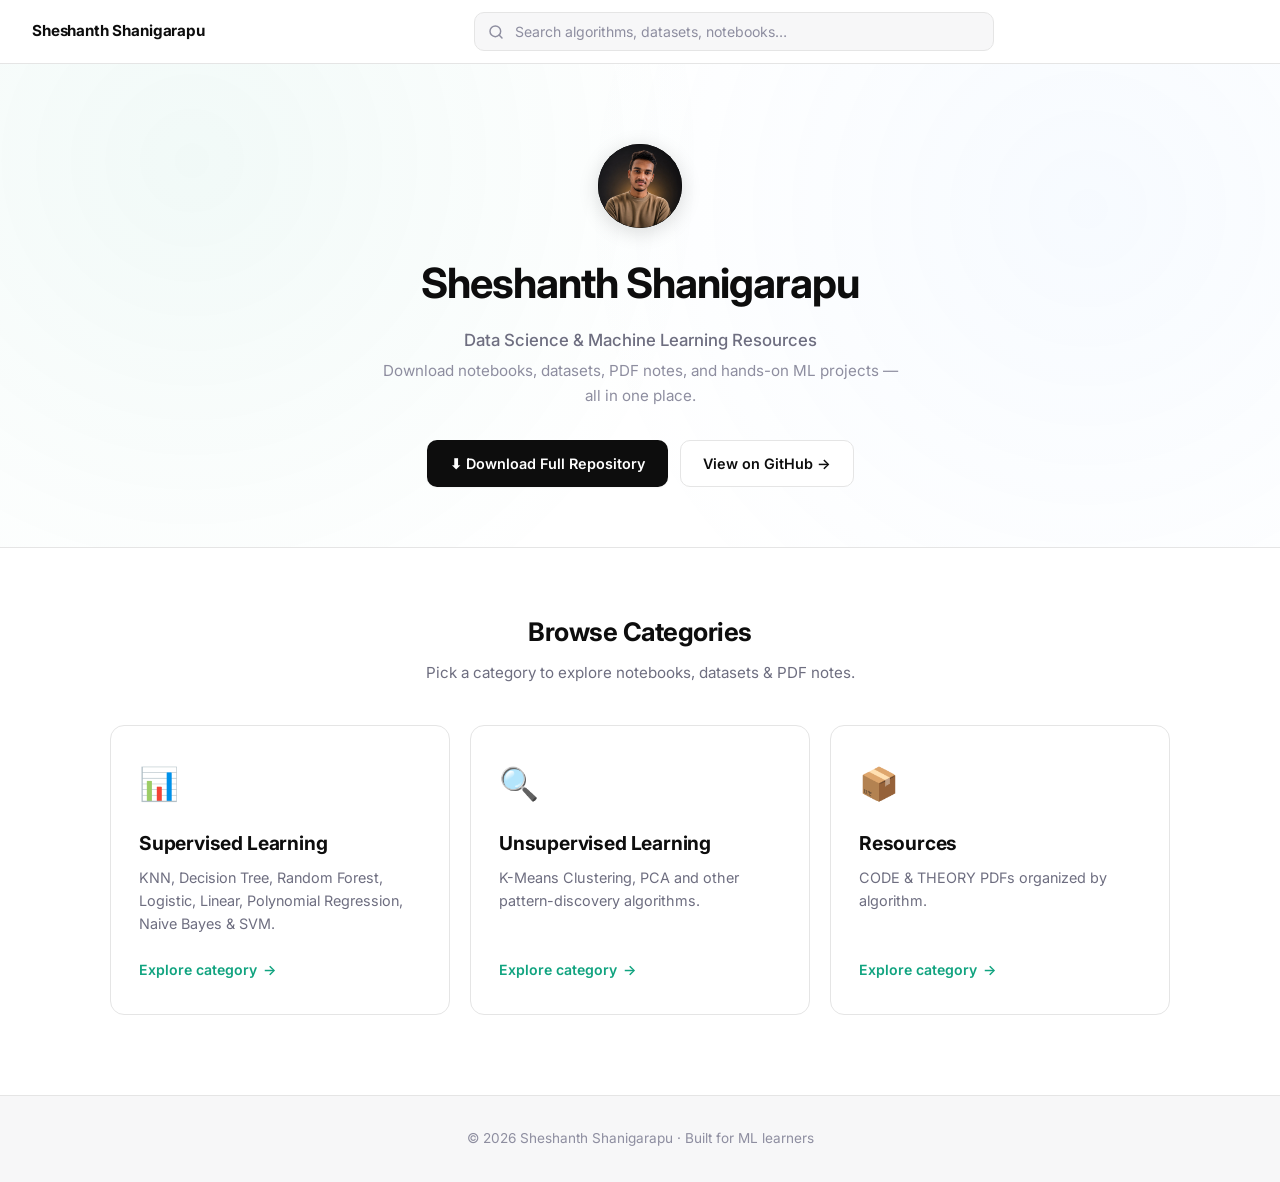
<file: index.html>
<!DOCTYPE html>
<html lang="en">
<head>
<meta charset="UTF-8" />
<meta name="viewport" content="width=device-width, initial-scale=1.0" />
<title>Sheshanth Shanigarapu – ML Resources</title>
<link rel="stylesheet" href="styles.css" />
<link href="https://fonts.googleapis.com/css2?family=Inter:wght@400;500;600;700&display=swap" rel="stylesheet" />
</head>
<body>

<nav class="topnav">
  <a href="index.html" class="brand">Sheshanth Shanigarapu</a>
  <div class="search-wrap">
    <span class="search-icon">
      <svg width="16" height="16" viewBox="0 0 24 24" fill="none" stroke="currentColor" stroke-width="2.2" stroke-linecap="round" stroke-linejoin="round"><circle cx="11" cy="11" r="8"/><line x1="21" y1="21" x2="16.65" y2="16.65"/></svg>
    </span>
    <input type="search" class="search-input" placeholder="Search algorithms, datasets, notebooks…" autocomplete="off" />
    <div class="search-results"></div>
  </div>
</nav>

<header class="hero">
  <div class="hero-inner">
    <div class="avatar"><img src="profile.jpg" alt="Sheshanth Shanigarapu"></div>
    <h1>Sheshanth Shanigarapu</h1>
    <p class="hero-tagline">Data Science &amp; Machine Learning Resources</p>
    <p class="hero-sub">Download notebooks, datasets, PDF notes, and hands-on ML projects — all in one place.</p>
    <div class="hero-actions">
      <a href="https://github.com/shanigarapusheshanth2007-wq/sheshanth/archive/refs/heads/main.zip" class="btn btn-primary" target="_blank" rel="noopener">⬇ Download Full Repository</a>
      <a href="https://github.com/shanigarapusheshanth2007-wq/sheshanth" class="btn btn-ghost" target="_blank" rel="noopener">View on GitHub →</a>
    </div>
  </div>
</header>

<main class="container">
  <div class="section-head">
    <h2>Browse Categories</h2>
    <p>Pick a category to explore notebooks, datasets &amp; PDF notes.</p>
  </div>

  <div class="category-grid">
    <a href="supervised.html" class="category-card">
      <div class="category-icon">📊</div>
      <h3>Supervised Learning</h3>
      <p>KNN, Decision Tree, Random Forest, Logistic, Linear, Polynomial Regression, Naive Bayes &amp; SVM.</p>
      <span class="category-cta">Explore category <span class="arrow">→</span></span>
    </a>

    <a href="unsupervised.html" class="category-card">
      <div class="category-icon">🔍</div>
      <h3>Unsupervised Learning</h3>
      <p>K-Means Clustering, PCA and other pattern-discovery algorithms.</p>
      <span class="category-cta">Explore category <span class="arrow">→</span></span>
    </a>

    <a href="resources.html" class="category-card">
      <div class="category-icon">📦</div>
      <h3>Resources</h3>
      <p>CODE &amp; THEORY PDFs organized by algorithm.</p>
      <span class="category-cta">Explore category <span class="arrow">→</span></span>
    </a>
  </div>
</main>

<footer class="footer"><p>© 2026 Sheshanth Shanigarapu · Built for ML learners</p></footer>
<script src="script.js"></script>
</body>
</html>
</file>
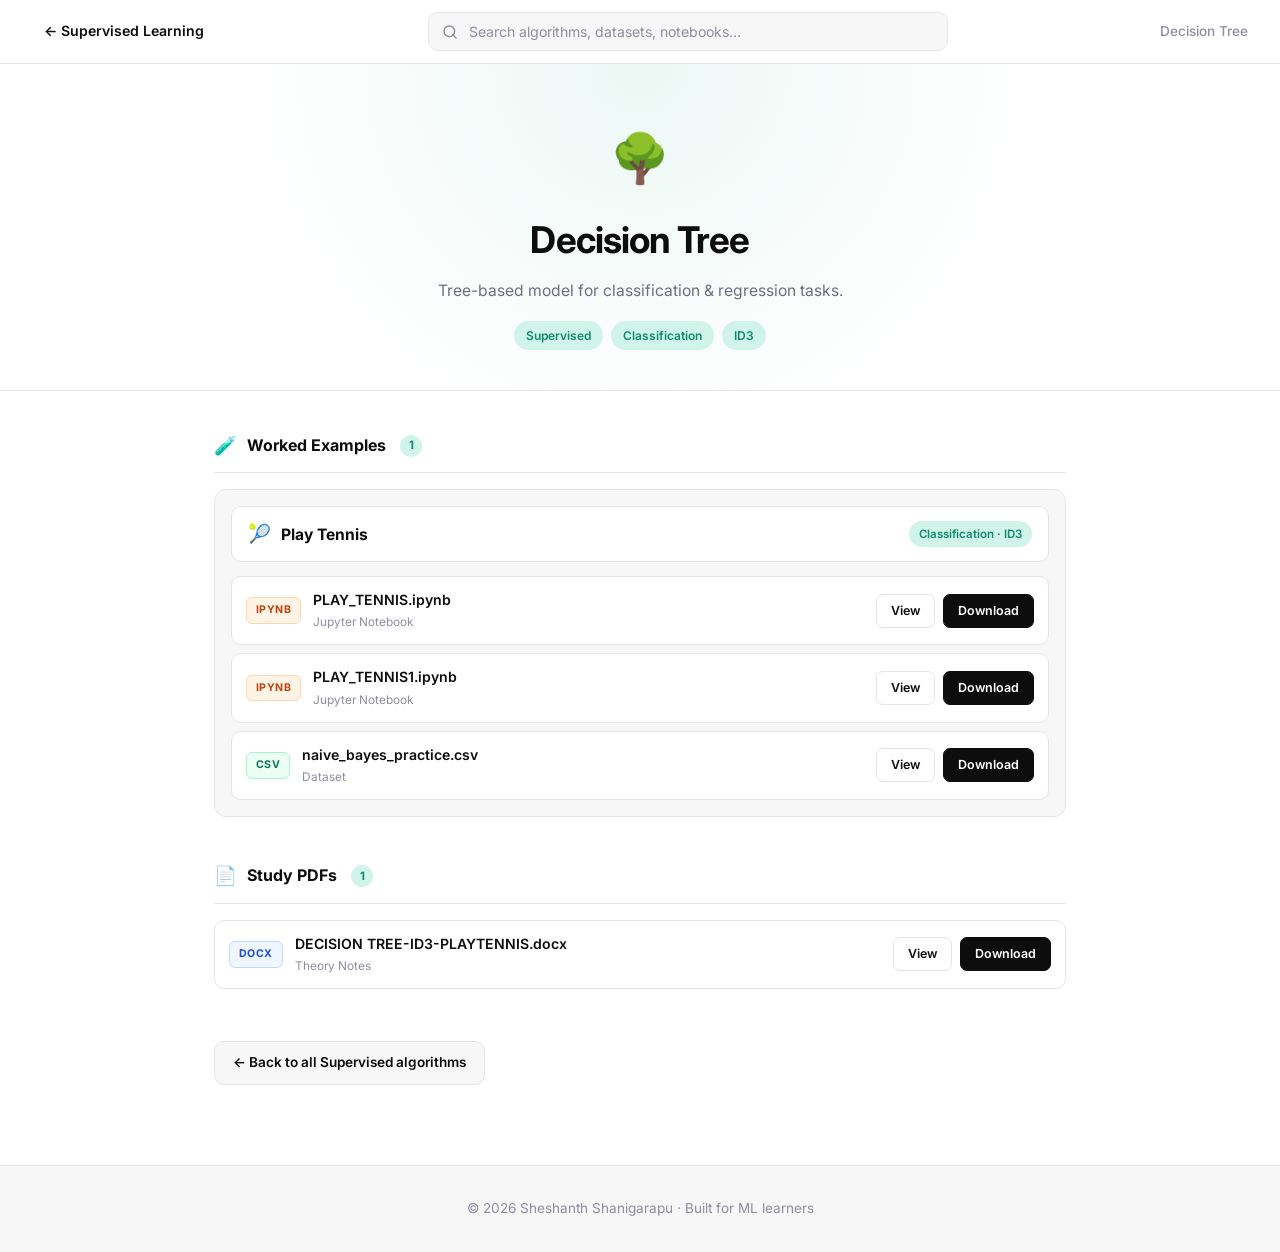
<file: decision_tree.html>
<!DOCTYPE html>
<html lang="en">

<head>
  <meta charset="UTF-8" />
  <meta name="viewport" content="width=device-width, initial-scale=1.0" />
  <title>Decision Tree – Sheshanth Shanigarapu</title>
  <link rel="stylesheet" href="styles.css" />
  <link href="https://fonts.googleapis.com/css2?family=Inter:wght@400;500;600;700&display=swap" rel="stylesheet" />
</head>

<body>

  <nav class="topnav">
    <a href="supervised.html" class="back-link">← Supervised Learning</a>
    <div class="search-wrap">
      <span class="search-icon"><svg width="16" height="16" viewBox="0 0 24 24" fill="none" stroke="currentColor"
          stroke-width="2.2" stroke-linecap="round" stroke-linejoin="round">
          <circle cx="11" cy="11" r="8" />
          <line x1="21" y1="21" x2="16.65" y2="16.65" />
        </svg></span>
      <input type="search" class="search-input" placeholder="Search algorithms, datasets, notebooks…"
        autocomplete="off" />
      <div class="search-results"></div>
    </div>
    <span class="nav-title">Decision Tree</span>
  </nav>

  <header class="algo-hero">
    <div class="algo-hero-icon">🌳</div>
    <h1>Decision Tree</h1>
    <p>Tree-based model for classification &amp; regression tasks.</p>
    <div class="algo-hero-tags">
      <span class="tag-pill">Supervised</span>
      <span class="tag-pill">Classification</span>
      <span class="tag-pill">ID3</span>
    </div>
  </header>

  <main class="container algo-container">

    <section class="algo-section">
      <h2 class="algo-section-title">
        <span class="algo-section-icon">🧪</span> Worked Examples
        <span class="subsection-count">1</span>
      </h2>

      <div class="example">
        <div class="example-header">
          <div class="example-header-left">
            <span class="example-icon">🎾</span>
            <span class="example-name">Play Tennis</span>
          </div>
          <span class="example-badge">Classification · ID3</span>
        </div>
        <div class="file-list">
          <div class="file-row">
            <div class="file-info"><span class="file-badge badge-ipynb">IPYNB</span>
              <div>
                <div class="file-name">PLAY_TENNIS.ipynb</div>
                <div class="file-desc">Jupyter Notebook</div>
              </div>
            </div>
            <div class="file-actions">
              <a href="https://github.com/shanigarapusheshanth2007-wq/sheshanth/blob/main/PLAY_TENNIS/PLAY_TENNIS.ipynb"
                class="act act-view" target="_blank" rel="noopener">View</a>
              <a href="https://github.com/shanigarapusheshanth2007-wq/sheshanth/raw/main/PLAY_TENNIS/PLAY_TENNIS.ipynb"
                class="act act-download" target="_blank" rel="noopener">Download</a>
            </div>
          </div>
          <div class="file-row">
            <div class="file-info"><span class="file-badge badge-ipynb">IPYNB</span>
              <div>
                <div class="file-name">PLAY_TENNIS1.ipynb</div>
                <div class="file-desc">Jupyter Notebook</div>
              </div>
            </div>
            <div class="file-actions">
              <a href="https://github.com/shanigarapusheshanth2007-wq/sheshanth/blob/main/PLAY_TENNIS/PLAY_TENNIS1.ipynb"
                class="act act-view" target="_blank" rel="noopener">View</a>
              <a href="https://github.com/shanigarapusheshanth2007-wq/sheshanth/raw/main/PLAY_TENNIS/PLAY_TENNIS1.ipynb"
                class="act act-download" target="_blank" rel="noopener">Download</a>
            </div>
          </div>
          <div class="file-row">
            <div class="file-info"><span class="file-badge badge-csv">CSV</span>
              <div>
                <div class="file-name">naive_bayes_practice.csv</div>
                <div class="file-desc">Dataset</div>
              </div>
            </div>
            <div class="file-actions">
              <a href="https://github.com/shanigarapusheshanth2007-wq/sheshanth/blob/main/PLAY_TENNIS/naive_bayes_practice.csv"
                class="act act-view" target="_blank" rel="noopener">View</a>
              <a href="https://github.com/shanigarapusheshanth2007-wq/sheshanth/raw/main/PLAY_TENNIS/naive_bayes_practice.csv"
                class="act act-download" target="_blank" rel="noopener">Download</a>
            </div>
          </div>
        </div>
      </div>
    </section>

    <section class="algo-section">
      <h2 class="algo-section-title">
        <span class="algo-section-icon">📄</span> Study PDFs
        <span class="subsection-count">1</span>
      </h2>
      <div class="file-list">
        <div class="file-row">
          <div class="file-info"><span class="file-badge badge-docx">DOCX</span>
            <div>
              <div class="file-name">DECISION TREE-ID3-PLAYTENNIS.docx</div>
              <div class="file-desc">Theory Notes</div>
            </div>
          </div>
          <div class="file-actions">
            <a href="https://github.com/shanigarapusheshanth2007-wq/sheshanth/blob/ML_RESOURCES/RESOURCES/CODE/DECISION%20TREE-ID3-PLAYTENNIS.pdf"
              class="act act-view" target="_blank" rel="noopener">View</a>
            <a href="https://github.com/shanigarapusheshanth2007-wq/sheshanth/blob/ML_RESOURCES/RESOURCES/CODE/DECISION%20TREE-ID3-PLAYTENNIS.pdf"
              class="act act-download" target="_blank" rel="noopener">Download</a>
          </div>
        </div>
      </div>
    </section>

    <a href="supervised.html" class="back-to-list">← Back to all Supervised algorithms</a>
  </main>

  <footer class="footer">
    <p>© 2026 Sheshanth Shanigarapu · Built for ML learners</p>
  </footer>
  <script src="script.js"></script>
</body>

</html>
</file>
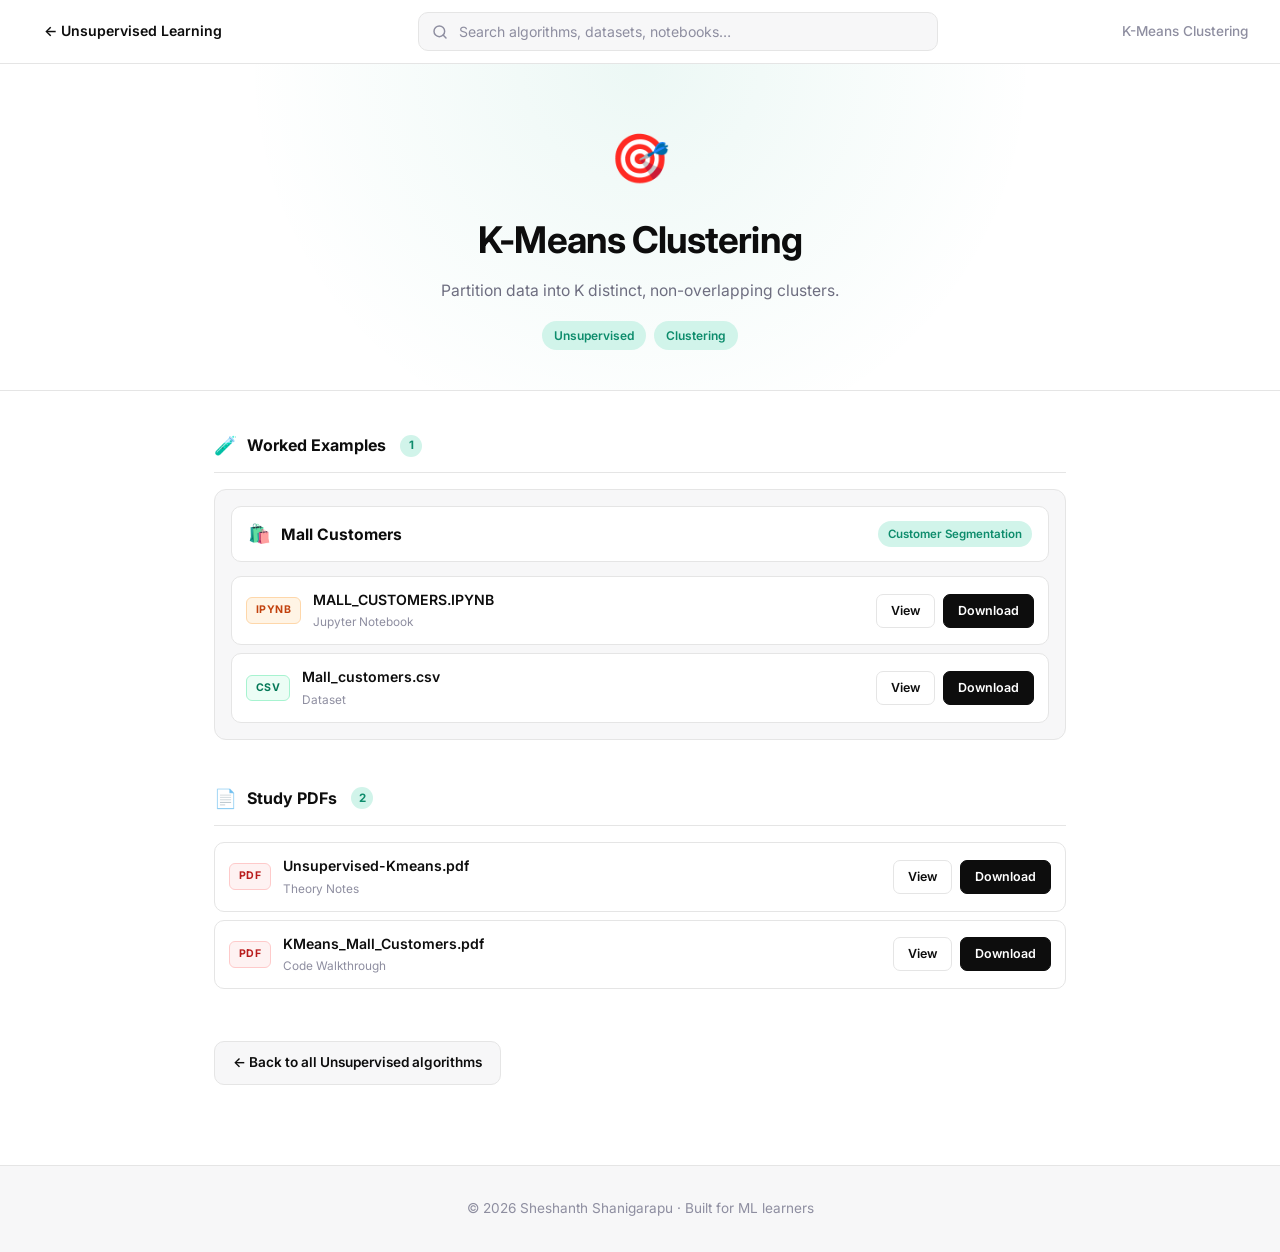
<file: kmeans.html>
<!DOCTYPE html>
<html lang="en">
<head>
<meta charset="UTF-8" />
<meta name="viewport" content="width=device-width, initial-scale=1.0" />
<title>K-Means Clustering – Sheshanth Shanigarapu</title>
<link rel="stylesheet" href="styles.css" />
<link href="https://fonts.googleapis.com/css2?family=Inter:wght@400;500;600;700&display=swap" rel="stylesheet" />
</head>
<body>

<nav class="topnav">
  <a href="unsupervised.html" class="back-link">← Unsupervised Learning</a>
  <div class="search-wrap">
    <span class="search-icon"><svg width="16" height="16" viewBox="0 0 24 24" fill="none" stroke="currentColor" stroke-width="2.2" stroke-linecap="round" stroke-linejoin="round"><circle cx="11" cy="11" r="8"/><line x1="21" y1="21" x2="16.65" y2="16.65"/></svg></span>
    <input type="search" class="search-input" placeholder="Search algorithms, datasets, notebooks…" autocomplete="off" />
    <div class="search-results"></div>
  </div>
  <span class="nav-title">K-Means Clustering</span>
</nav>

<header class="algo-hero">
  <div class="algo-hero-icon">🎯</div>
  <h1>K-Means Clustering</h1>
  <p>Partition data into K distinct, non-overlapping clusters.</p>
  <div class="algo-hero-tags">
    <span class="tag-pill">Unsupervised</span>
    <span class="tag-pill">Clustering</span>
  </div>
</header>

<main class="container algo-container">

  <section class="algo-section">
    <h2 class="algo-section-title">
      <span class="algo-section-icon">🧪</span> Worked Examples
      <span class="subsection-count">1</span>
    </h2>

    <div class="example">
      <div class="example-header">
        <div class="example-header-left">
          <span class="example-icon">🛍️</span>
          <span class="example-name">Mall Customers</span>
        </div>
        <span class="example-badge">Customer Segmentation</span>
      </div>
      <div class="file-list">
        <div class="file-row">
          <div class="file-info"><span class="file-badge badge-ipynb">IPYNB</span>
            <div><div class="file-name">MALL_CUSTOMERS.IPYNB</div><div class="file-desc">Jupyter Notebook</div></div>
          </div>
          <div class="file-actions">
            <a href="https://github.com/shanigarapusheshanth2007-wq/sheshanth/blob/main/K_MEAN_CLUSTER/MALL_CUSTOMERS.IPYNB" class="act act-view" target="_blank" rel="noopener">View</a>
            <a href="https://github.com/shanigarapusheshanth2007-wq/sheshanth/raw/main/K_MEAN_CLUSTER/MALL_CUSTOMERS.IPYNB" class="act act-download" target="_blank" rel="noopener">Download</a>
          </div>
        </div>
        <div class="file-row">
          <div class="file-info"><span class="file-badge badge-csv">CSV</span>
            <div><div class="file-name">Mall_customers.csv</div><div class="file-desc">Dataset</div></div>
          </div>
          <div class="file-actions">
            <a href="https://github.com/shanigarapusheshanth2007-wq/sheshanth/blob/main/K_MEAN_CLUSTER/Mall_customers.csv" class="act act-view" target="_blank" rel="noopener">View</a>
            <a href="https://github.com/shanigarapusheshanth2007-wq/sheshanth/raw/main/K_MEAN_CLUSTER/Mall_customers.csv" class="act act-download" target="_blank" rel="noopener">Download</a>
          </div>
        </div>
      </div>
    </div>
  </section>

  <section class="algo-section">
    <h2 class="algo-section-title">
      <span class="algo-section-icon">📄</span> Study PDFs
      <span class="subsection-count">2</span>
    </h2>
    <div class="file-list">
      <div class="file-row">
        <div class="file-info"><span class="file-badge badge-pdf">PDF</span>
          <div><div class="file-name">Unsupervised-Kmeans.pdf</div><div class="file-desc">Theory Notes</div></div>
        </div>
        <div class="file-actions">
          <a href="https://github.com/shanigarapusheshanth2007-wq/sheshanth/blob/ML_RESOURCES/RESOURCES/THEORY/Unsupervised-Kmeans.pdf" class="act act-view" target="_blank" rel="noopener">View</a>
          <a href="https://github.com/shanigarapusheshanth2007-wq/sheshanth/raw/ML_RESOURCES/RESOURCES/THEORY/Unsupervised-Kmeans.pdf" class="act act-download" target="_blank" rel="noopener">Download</a>
        </div>
      </div>
      <div class="file-row">
        <div class="file-info"><span class="file-badge badge-pdf">PDF</span>
          <div><div class="file-name">KMeans_Mall_Customers.pdf</div><div class="file-desc">Code Walkthrough</div></div>
        </div>
        <div class="file-actions">
          <a href="https://github.com/shanigarapusheshanth2007-wq/sheshanth/blob/ML_RESOURCES/RESOURCES/CODE/KMeans_Mall_Customers.pdf" class="act act-view" target="_blank" rel="noopener">View</a>
          <a href="https://github.com/shanigarapusheshanth2007-wq/sheshanth/raw/ML_RESOURCES/RESOURCES/CODE/KMeans_Mall_Customers.pdf" class="act act-download" target="_blank" rel="noopener">Download</a>
        </div>
      </div>
    </div>
  </section>

  <a href="unsupervised.html" class="back-to-list">← Back to all Unsupervised algorithms</a>
</main>

<footer class="footer"><p>© 2026 Sheshanth Shanigarapu · Built for ML learners</p></footer>
<script src="script.js"></script>
</body>
</html>
</file>
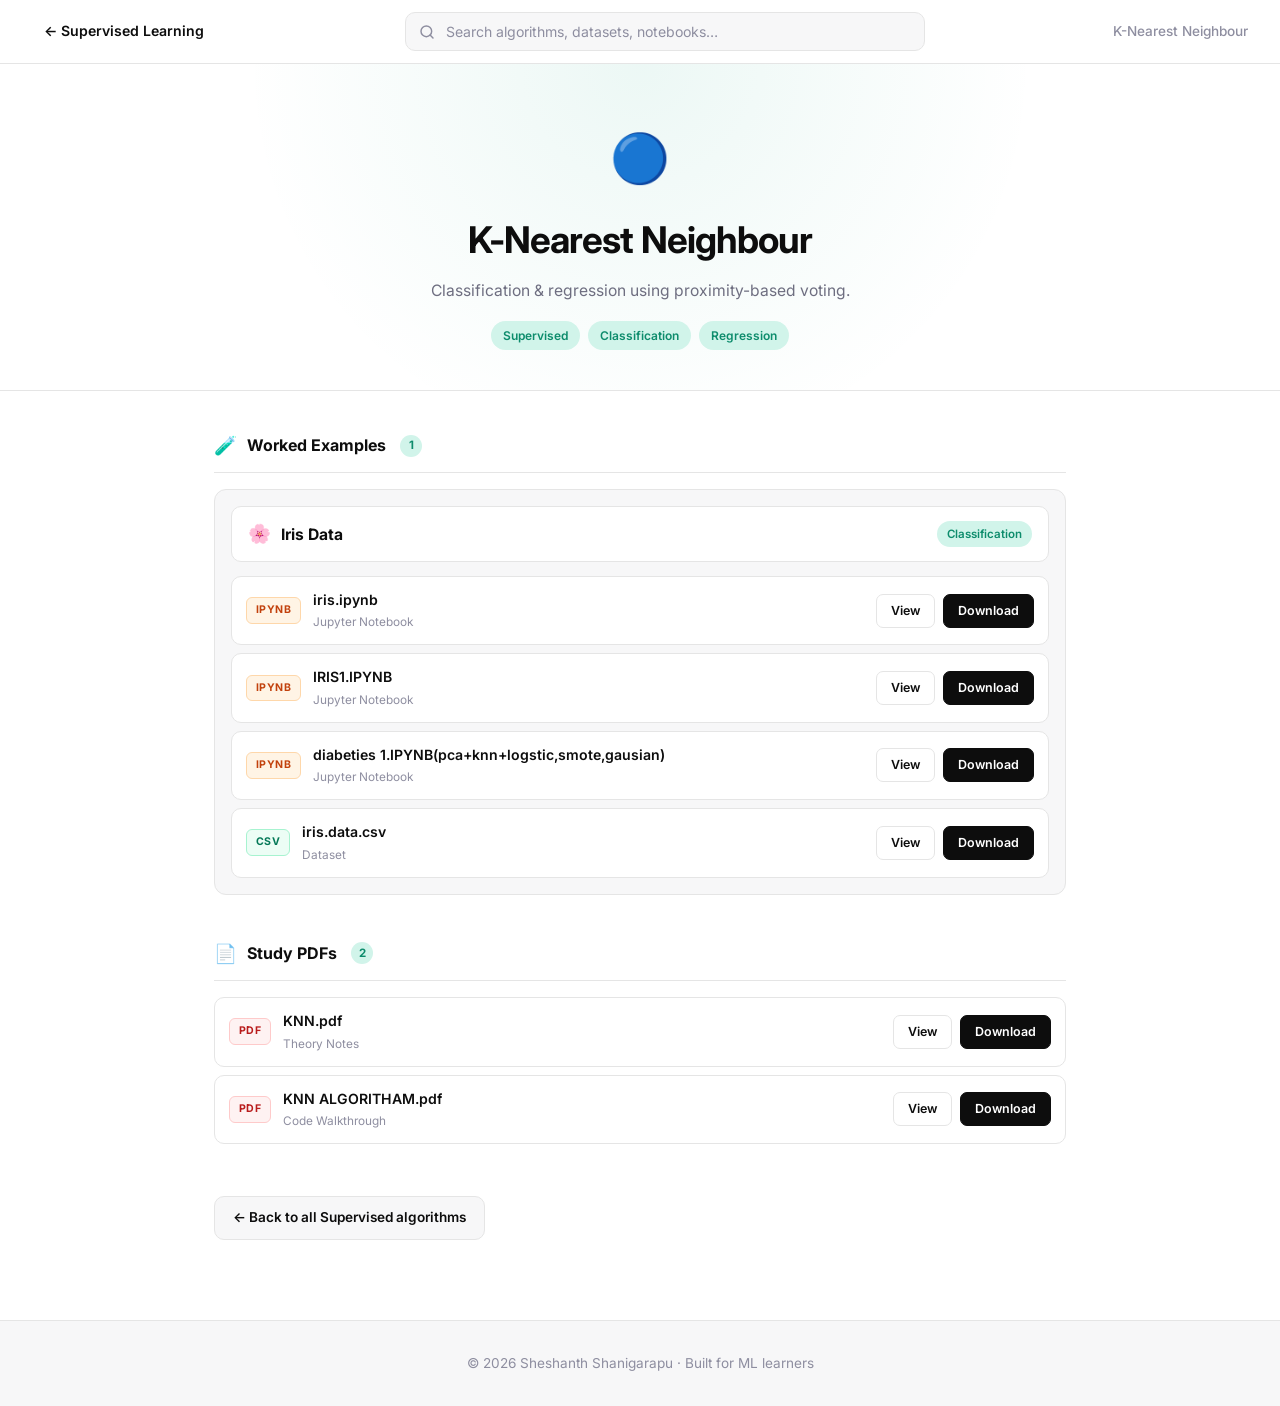
<file: knn.html>
<!DOCTYPE html>
<html lang="en">
<head>
<meta charset="UTF-8" />
<meta name="viewport" content="width=device-width, initial-scale=1.0" />
<title>K-Nearest Neighbour – Sheshanth Shanigarapu</title>
<link rel="stylesheet" href="styles.css" />
<link href="https://fonts.googleapis.com/css2?family=Inter:wght@400;500;600;700&display=swap" rel="stylesheet" />
</head>
<body>

<nav class="topnav">
  <a href="supervised.html" class="back-link">← Supervised Learning</a>
  <div class="search-wrap">
    <span class="search-icon">
      <svg width="16" height="16" viewBox="0 0 24 24" fill="none" stroke="currentColor" stroke-width="2.2" stroke-linecap="round" stroke-linejoin="round"><circle cx="11" cy="11" r="8"/><line x1="21" y1="21" x2="16.65" y2="16.65"/></svg>
    </span>
    <input type="search" class="search-input" placeholder="Search algorithms, datasets, notebooks…" autocomplete="off" />
    <div class="search-results"></div>
  </div>
  <span class="nav-title">K-Nearest Neighbour</span>
</nav>

<header class="algo-hero">
  <div class="algo-hero-icon">🔵</div>
  <h1>K-Nearest Neighbour</h1>
  <p>Classification &amp; regression using proximity-based voting.</p>
  <div class="algo-hero-tags">
    <span class="tag-pill">Supervised</span>
    <span class="tag-pill">Classification</span>
    <span class="tag-pill">Regression</span>
  </div>
</header>

<main class="container algo-container">

  <section class="algo-section">
    <h2 class="algo-section-title">
      <span class="algo-section-icon">🧪</span> Worked Examples
      <span class="subsection-count">1</span>
    </h2>

    <div class="example">
      <div class="example-header">
        <div class="example-header-left">
          <span class="example-icon">🌸</span>
          <span class="example-name">Iris Data</span>
        </div>
        <span class="example-badge">Classification</span>
      </div>
      <div class="file-list">
        <div class="file-row">
          <div class="file-info">
            <span class="file-badge badge-ipynb">IPYNB</span>
            <div><div class="file-name">iris.ipynb</div><div class="file-desc">Jupyter Notebook</div></div>
          </div>
          <div class="file-actions">
            <a href="https://github.com/shanigarapusheshanth2007-wq/sheshanth/blob/main/IRIS_DATA/iris.ipynb" class="act act-view" target="_blank" rel="noopener">View</a>
            <a href="https://github.com/shanigarapusheshanth2007-wq/sheshanth/raw/main/IRIS_DATA/iris.ipynb" class="act act-download" target="_blank" rel="noopener">Download</a>
          </div>
        </div>
        <div class="file-row">
          <div class="file-info">
            <span class="file-badge badge-ipynb">IPYNB</span>
            <div><div class="file-name">IRIS1.IPYNB</div><div class="file-desc">Jupyter Notebook</div></div>
          </div>
          <div class="file-actions">
            <a href="https://github.com/shanigarapusheshanth2007-wq/sheshanth/blob/main/IRIS_DATA/IRIS1.IPYNB" class="act act-view" target="_blank" rel="noopener">View</a>
            <a href="https://github.com/shanigarapusheshanth2007-wq/sheshanth/raw/main/IRIS_DATA/IRIS1.IPYNB" class="act act-download" target="_blank" rel="noopener">Download</a>
          </div>
        </div>
        <div class="file-row">
          <div class="file-info">
            <span class="file-badge badge-ipynb">IPYNB</span>
            <div><div class="file-name">diabeties 1.IPYNB(pca+knn+logstic,smote,gausian)</div><div class="file-desc">Jupyter Notebook</div></div>
          </div>
          <div class="file-actions">
            <a href="https://github.com/shanigarapusheshanth2007-wq/sheshanth/blob/main/DIABETIES/diabeties2.ipynb" class="act act-view" target="_blank" rel="noopener">View</a>
            <a href="https://github.com/shanigarapusheshanth2007-wq/sheshanth/blob/main/DIABETIES/diabeties2.ipynb" class="act act-download" target="_blank" rel="noopener">Download</a>
          </div>
        </div>
        <div class="file-row">
          <div class="file-info">
            <span class="file-badge badge-csv">CSV</span>
            <div><div class="file-name">iris.data.csv</div><div class="file-desc">Dataset</div></div>
          </div>
          <div class="file-actions">
            <a href="https://github.com/shanigarapusheshanth2007-wq/sheshanth/blob/main/IRIS_DATA/iris.data.csv" class="act act-view" target="_blank" rel="noopener">View</a>
            <a href="https://github.com/shanigarapusheshanth2007-wq/sheshanth/raw/main/IRIS_DATA/iris.data.csv" class="act act-download" target="_blank" rel="noopener">Download</a>
          </div>
        </div>
      </div>
    </div>
  </section>

  <section class="algo-section">
    <h2 class="algo-section-title">
      <span class="algo-section-icon">📄</span> Study PDFs
      <span class="subsection-count">2</span>
    </h2>
    <div class="file-list">
      <div class="file-row">
        <div class="file-info">
          <span class="file-badge badge-pdf">PDF</span>
          <div><div class="file-name">KNN.pdf</div><div class="file-desc">Theory Notes</div></div>
        </div>
        <div class="file-actions">
          <a href="https://github.com/shanigarapusheshanth2007-wq/sheshanth/blob/ML_RESOURCES/RESOURCES/THEORY/KNN.pdf" class="act act-view" target="_blank" rel="noopener">View</a>
          <a href="https://github.com/shanigarapusheshanth2007-wq/sheshanth/raw/ML_RESOURCES/RESOURCES/THEORY/KNN.pdf" class="act act-download" target="_blank" rel="noopener">Download</a>
        </div>
      </div>
      <div class="file-row">
        <div class="file-info">
          <span class="file-badge badge-pdf">PDF</span>
          <div><div class="file-name">KNN ALGORITHAM.pdf</div><div class="file-desc">Code Walkthrough</div></div>
        </div>
        <div class="file-actions">
          <a href="https://github.com/shanigarapusheshanth2007-wq/sheshanth/blob/ML_RESOURCES/RESOURCES/CODE/KNN%20ALGORITHAM.pdf" class="act act-view" target="_blank" rel="noopener">View</a>
          <a href="https://github.com/shanigarapusheshanth2007-wq/sheshanth/raw/ML_RESOURCES/RESOURCES/CODE/KNN%20ALGORITHAM.pdf" class="act act-download" target="_blank" rel="noopener">Download</a>
        </div>
      </div>
    </div>
  </section>

  <a href="supervised.html" class="back-to-list">← Back to all Supervised algorithms</a>
</main>

<footer class="footer"><p>© 2026 Sheshanth Shanigarapu · Built for ML learners</p></footer>
<script src="script.js"></script>
</body>
</html>
</file>
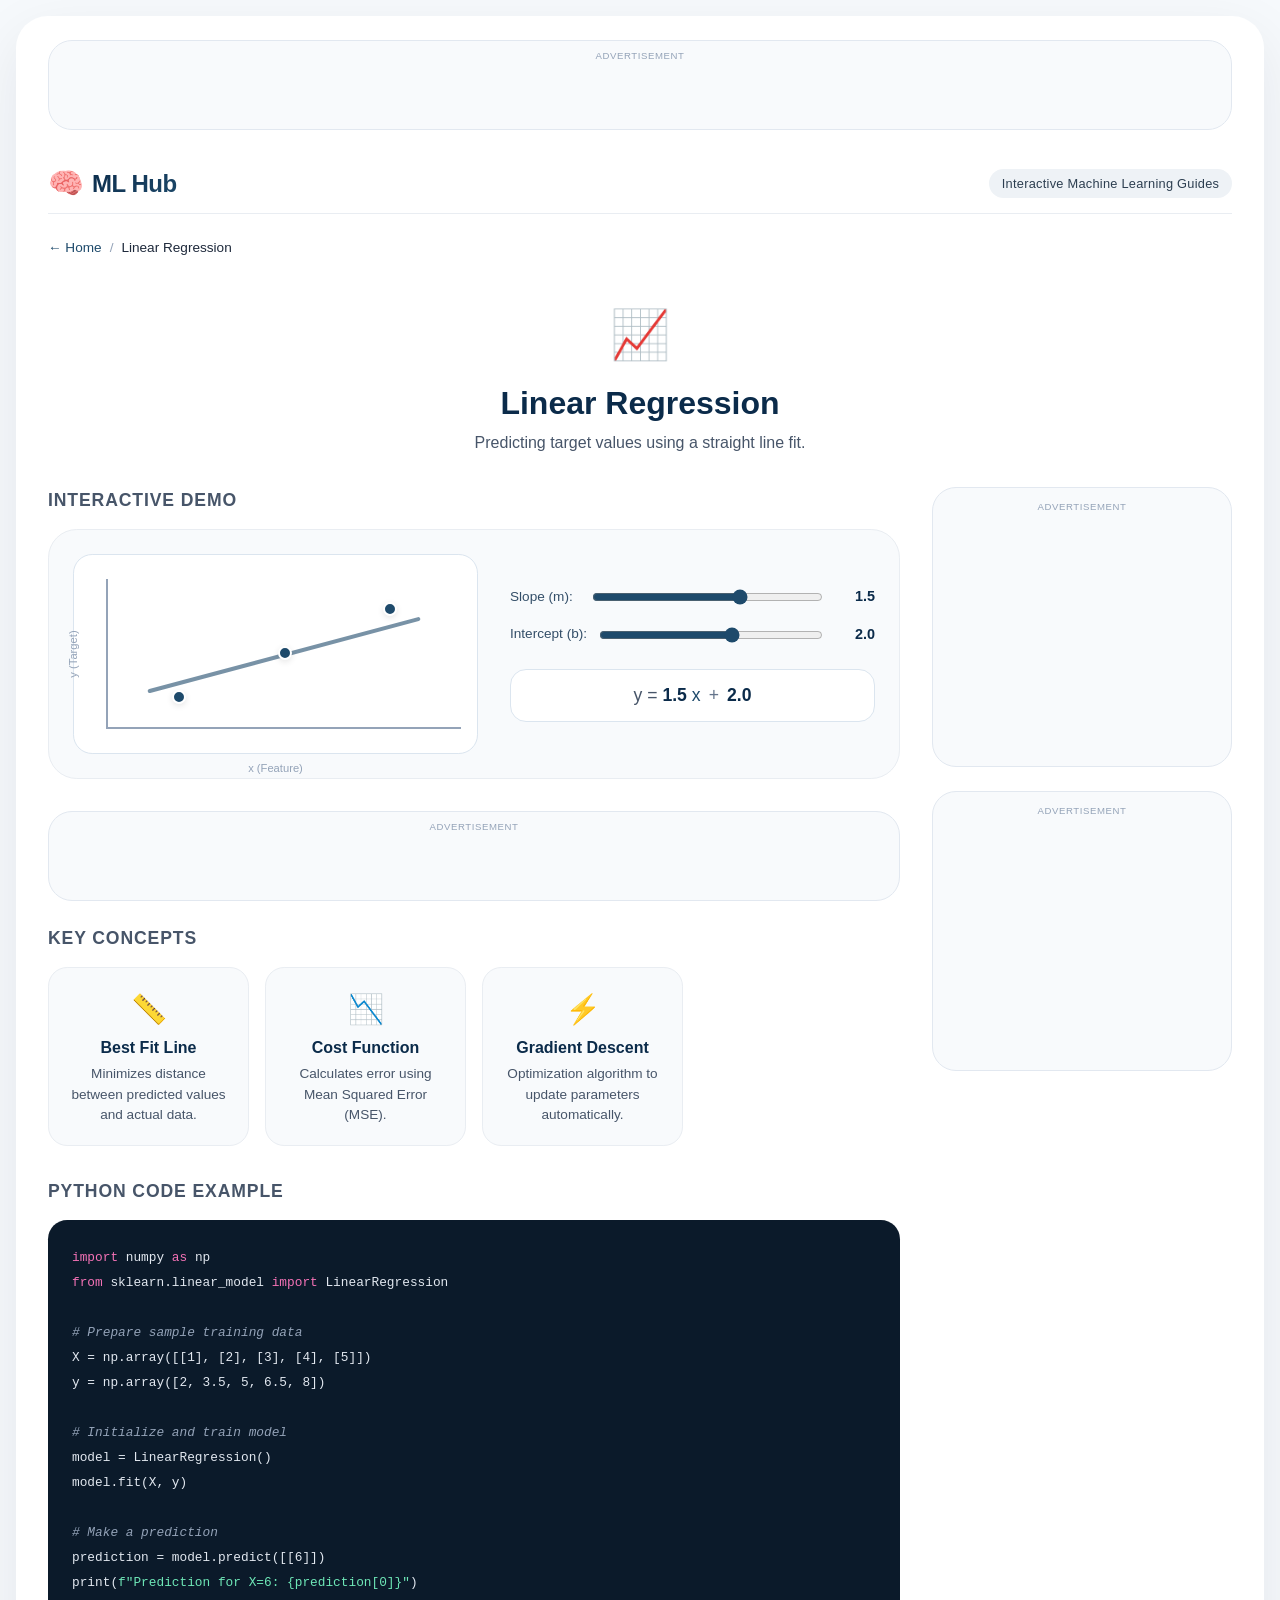
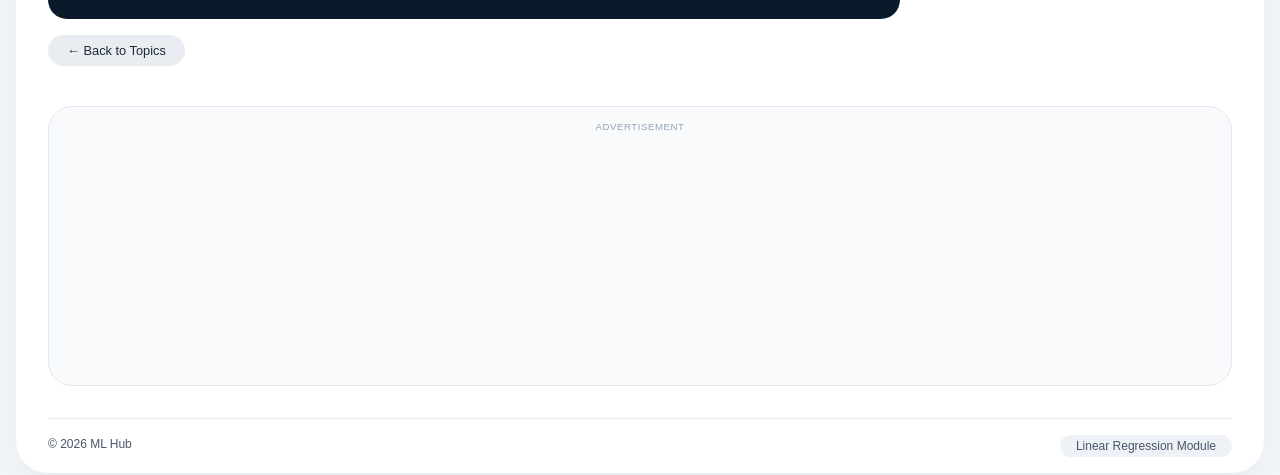
<file: linear.html>
<!DOCTYPE html>
<html lang="en">
<head>
  <meta charset="UTF-8">
  <meta name="viewport" content="width=device-width, initial-scale=1.0">
  <title>Linear Regression - ML Hub</title>

  <!-- GOOGLE ADSENSE CODE (LOAD ONCE IN HEAD) -->
  <script async src="https://pagead2.googlesyndication.com/pagead/js/adsbygoogle.js?client=ca-pub-9079513582356664"
     crossorigin="anonymous"></script>

  <link rel="stylesheet" href="base.css">
  <link rel="stylesheet" href="linear.css">
</head>
<body>

  <div class="app-container">

    <!-- Top Ad Banner -->
    <div data-ad-variant="banner"></div>

    <!-- Header -->
    <header class="app-header">
      <a href="index.html" class="logo">
        <span class="brain-icon">🧠</span>
        <span class="logo-text">ML Hub</span>
      </a>
      <div class="header-tagline">Interactive Machine Learning Guides</div>
    </header>

    <!-- Breadcrumb -->
    <nav class="breadcrumb">
      <a href="index.html" class="back-link">← Home</a>
      <span class="breadcrumb-divider">/</span>
      <span class="breadcrumb-current">Linear Regression</span>
    </nav>

    <!-- Topic Hero -->
    <section class="topic-hero">
      <div class="topic-hero-icon">📈</div>
      <h1>Linear Regression</h1>
      <p class="topic-hero-sub">Predicting target values using a straight line fit.</p>
    </section>

    <!-- Main Content Row -->
    <div class="content-row">
      <main class="main-column">

        <!-- Demo Section -->
        <section class="demo-section">
          <h2 class="section-title">Interactive Demo</h2>
          <div class="demo-card">

            <div class="demo-visual">
              <div class="chart-container">
                <div class="chart-grid">
                  <div class="trend-line" style="width: 80%; transform: rotate(-15deg); top: 50%; left: 10%;"></div>
                  <div class="chart-point" style="bottom: 20%; left: 20%;"></div>
                  <div class="chart-point" style="bottom: 50%; left: 50%;"></div>
                  <div class="chart-point" style="bottom: 80%; left: 80%;"></div>
                </div>
                <span class="chart-label">y (Target)</span>
                <span class="chart-label-bottom">x (Feature)</span>
              </div>
            </div>

            <div class="demo-controls">
              <div class="control-group">
                <label>Slope (m):</label>
                <input type="range" min="-5" max="5" value="1.5" step="0.1">
                <span class="control-value">1.5</span>
              </div>
              <div class="control-group">
                <label>Intercept (b):</label>
                <input type="range" min="-10" max="10" value="2" step="0.5">
                <span class="control-value">2.0</span>
              </div>
              <div class="equation-display">
                <span class="equation-label">y = </span>
                <span class="equation-slope">1.5</span>
                <span class="equation-x">x</span>
                <span class="equation-sign">+</span>
                <span class="equation-intercept">2.0</span>
              </div>
            </div>

          </div>
        </section>

        <!-- In-Content Ad -->
        <div data-ad-variant="banner"></div>

        <!-- Concept Section -->
        <section class="concept-section">
          <h2 class="section-title">Key Concepts</h2>
          <div class="concept-grid">
            <div class="concept-card">
              <span class="concept-icon">📏</span>
              <h3>Best Fit Line</h3>
              <p>Minimizes distance between predicted values and actual data.</p>
            </div>
            <div class="concept-card">
              <span class="concept-icon">📉</span>
              <h3>Cost Function</h3>
              <p>Calculates error using Mean Squared Error (MSE).</p>
            </div>
            <div class="concept-card">
              <span class="concept-icon">⚡</span>
              <h3>Gradient Descent</h3>
              <p>Optimization algorithm to update parameters automatically.</p>
            </div>
          </div>
        </section>

        <!-- Code Section -->
        <section class="code-section">
          <h2 class="section-title">Python Code Example</h2>
          <div class="code-block">
<code><span class="code-keyword">import</span> numpy <span class="code-keyword">as</span> np
<span class="code-keyword">from</span> sklearn.linear_model <span class="code-keyword">import</span> LinearRegression

<span class="code-comment"># Prepare sample training data</span>
X = np.array([[1], [2], [3], [4], [5]])
y = np.array([2, 3.5, 5, 6.5, 8])

<span class="code-comment"># Initialize and train model</span>
model = LinearRegression()
model.fit(X, y)

<span class="code-comment"># Make a prediction</span>
prediction = model.predict([[6]])
print(<span class="code-string">f"Prediction for X=6: {prediction[0]}"</span>)</code>
          </div>
          <div class="code-actions">
            <a href="index.html" class="code-btn">← Back to Topics</a>
          </div>
        </section>

      </main>

      <!-- Sidebar Ads -->
      <aside class="sidebar-ads">
        <!-- Sidebar Ad -->
        <div data-ad-variant="sidebar"></div>

        <!-- Sidebar Ad -->
        <div data-ad-variant="sidebar"></div>
      </aside>
    </div>

    <!-- Bottom Ad Banner -->
    <!-- Sidebar Ad -->
    <div data-ad-variant="sidebar"></div>

    <!-- Footer -->
    <footer class="app-footer">
      <div class="footer-inner">
        <span>© 2026 ML Hub</span>
        <span class="footer-tag">Linear Regression Module</span>
      </div>
    </footer>

  </div>

  <script src="ads.js" defer></script>
</body>
</html>
</file>
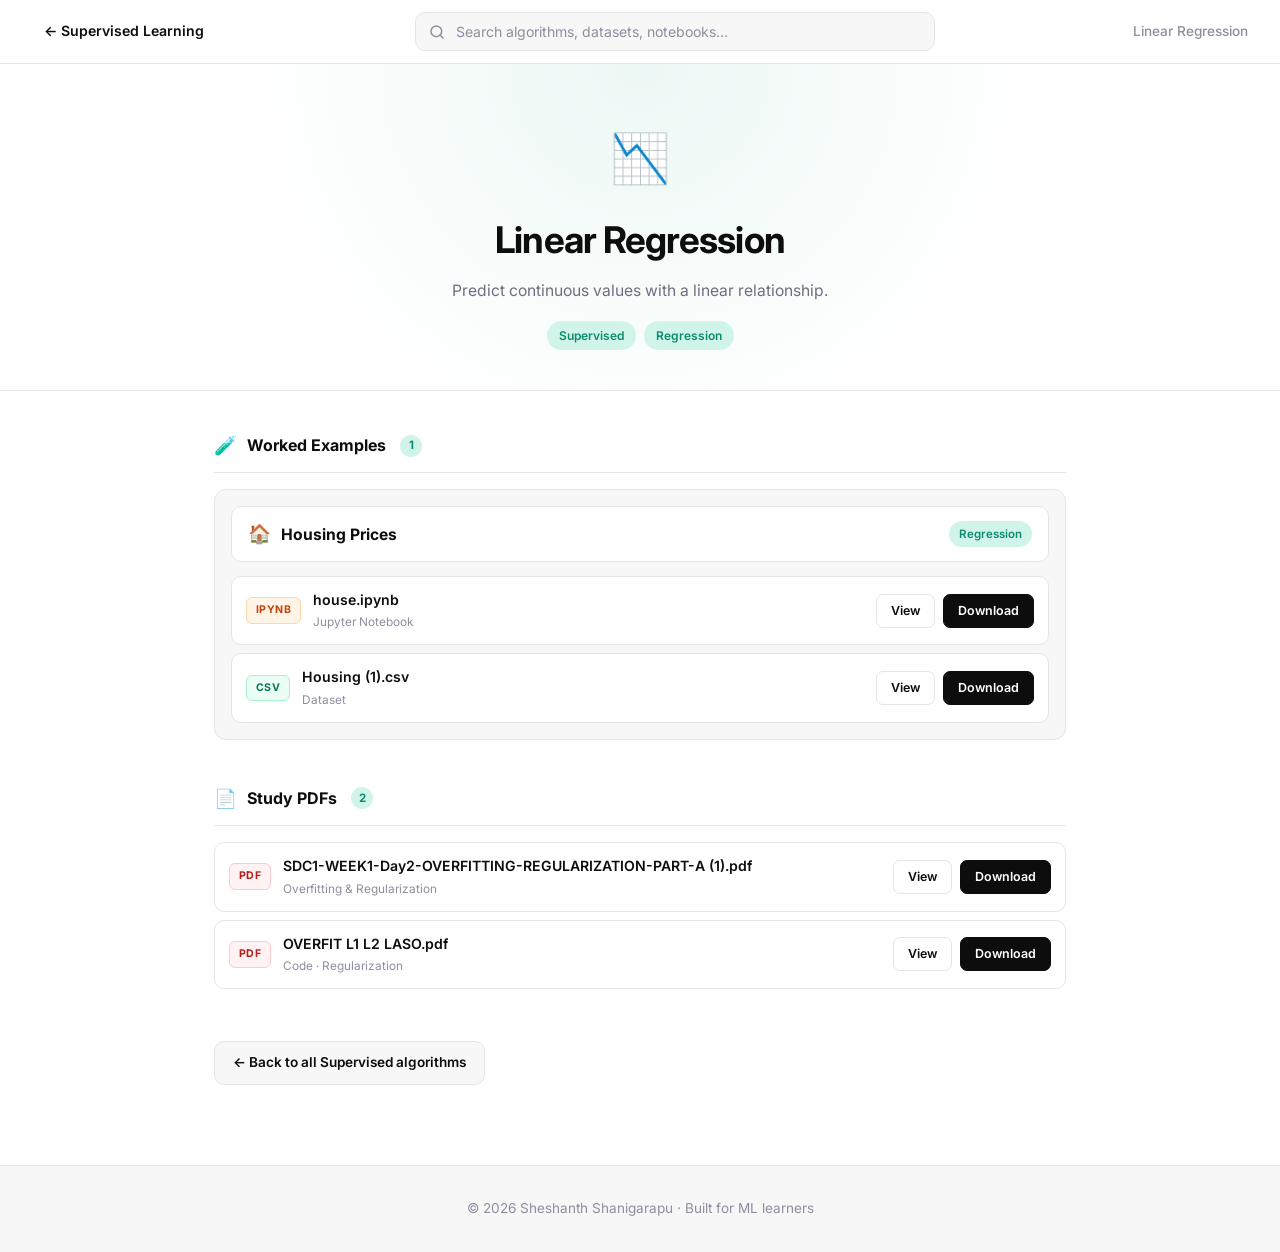
<file: linear_regression.html>
<!DOCTYPE html>
<html lang="en">
<head>
<meta charset="UTF-8" />
<meta name="viewport" content="width=device-width, initial-scale=1.0" />
<title>Linear Regression – Sheshanth Shanigarapu</title>
<link rel="stylesheet" href="styles.css" />
<link href="https://fonts.googleapis.com/css2?family=Inter:wght@400;500;600;700&display=swap" rel="stylesheet" />
</head>
<body>

<nav class="topnav">
  <a href="supervised.html" class="back-link">← Supervised Learning</a>
  <div class="search-wrap">
    <span class="search-icon"><svg width="16" height="16" viewBox="0 0 24 24" fill="none" stroke="currentColor" stroke-width="2.2" stroke-linecap="round" stroke-linejoin="round"><circle cx="11" cy="11" r="8"/><line x1="21" y1="21" x2="16.65" y2="16.65"/></svg></span>
    <input type="search" class="search-input" placeholder="Search algorithms, datasets, notebooks…" autocomplete="off" />
    <div class="search-results"></div>
  </div>
  <span class="nav-title">Linear Regression</span>
</nav>

<header class="algo-hero">
  <div class="algo-hero-icon">📉</div>
  <h1>Linear Regression</h1>
  <p>Predict continuous values with a linear relationship.</p>
  <div class="algo-hero-tags">
    <span class="tag-pill">Supervised</span>
    <span class="tag-pill">Regression</span>
  </div>
</header>

<main class="container algo-container">

  <section class="algo-section">
    <h2 class="algo-section-title">
      <span class="algo-section-icon">🧪</span> Worked Examples
      <span class="subsection-count">1</span>
    </h2>

    <div class="example">
      <div class="example-header">
        <div class="example-header-left">
          <span class="example-icon">🏠</span>
          <span class="example-name">Housing Prices</span>
        </div>
        <span class="example-badge">Regression</span>
      </div>
      <div class="file-list">
        <div class="file-row">
          <div class="file-info"><span class="file-badge badge-ipynb">IPYNB</span>
            <div><div class="file-name">house.ipynb</div><div class="file-desc">Jupyter Notebook</div></div>
          </div>
          <div class="file-actions">
            <a href="https://github.com/shanigarapusheshanth2007-wq/sheshanth/blob/main/HOUSING/house.ipynb" class="act act-view" target="_blank" rel="noopener">View</a>
            <a href="https://github.com/shanigarapusheshanth2007-wq/sheshanth/raw/main/HOUSING/house.ipynb" class="act act-download" target="_blank" rel="noopener">Download</a>
          </div>
        </div>
        <div class="file-row">
          <div class="file-info"><span class="file-badge badge-csv">CSV</span>
            <div><div class="file-name">Housing (1).csv</div><div class="file-desc">Dataset</div></div>
          </div>
          <div class="file-actions">
            <a href="https://github.com/shanigarapusheshanth2007-wq/sheshanth/blob/main/HOUSING/Housing%20(1).csv" class="act act-view" target="_blank" rel="noopener">View</a>
            <a href="https://github.com/shanigarapusheshanth2007-wq/sheshanth/raw/main/HOUSING/Housing%20(1).csv" class="act act-download" target="_blank" rel="noopener">Download</a>
          </div>
        </div>
      </div>
    </div>
  </section>

  <section class="algo-section">
    <h2 class="algo-section-title">
      <span class="algo-section-icon">📄</span> Study PDFs
      <span class="subsection-count">2</span>
    </h2>
    <div class="file-list">
      <div class="file-row">
        <div class="file-info"><span class="file-badge badge-pdf">PDF</span>
          <div><div class="file-name">SDC1-WEEK1-Day2-OVERFITTING-REGULARIZATION-PART-A (1).pdf</div><div class="file-desc">Overfitting &amp; Regularization</div></div>
        </div>
        <div class="file-actions">
          <a href="https://github.com/shanigarapusheshanth2007-wq/sheshanth/blob/ML_RESOURCES/RESOURCES/THEORY/SDC1-WEEK1-Day2-OVERFITTING-REGULARIZATION-PART-A%20(1).pdf" class="act act-view" target="_blank" rel="noopener">View</a>
          <a href="https://github.com/shanigarapusheshanth2007-wq/sheshanth/raw/ML_RESOURCES/RESOURCES/THEORY/SDC1-WEEK1-Day2-OVERFITTING-REGULARIZATION-PART-A%20(1).pdf" class="act act-download" target="_blank" rel="noopener">Download</a>
        </div>
      </div>
      <div class="file-row">
        <div class="file-info"><span class="file-badge badge-pdf">PDF</span>
          <div><div class="file-name">OVERFIT L1 L2 LASO.pdf</div><div class="file-desc">Code · Regularization</div></div>
        </div>
        <div class="file-actions">
          <a href="https://github.com/shanigarapusheshanth2007-wq/sheshanth/blob/ML_RESOURCES/RESOURCES/CODE/OVERFIT%20L1%20L2%20LASO.pdf" class="act act-view" target="_blank" rel="noopener">View</a>
          <a href="https://github.com/shanigarapusheshanth2007-wq/sheshanth/raw/ML_RESOURCES/RESOURCES/CODE/OVERFIT%20L1%20L2%20LASO.pdf" class="act act-download" target="_blank" rel="noopener">Download</a>
        </div>
      </div>
    </div>
  </section>

  <a href="supervised.html" class="back-to-list">← Back to all Supervised algorithms</a>
</main>

<footer class="footer"><p>© 2026 Sheshanth Shanigarapu · Built for ML learners</p></footer>
<script src="script.js"></script>
</body>
</html>
</file>
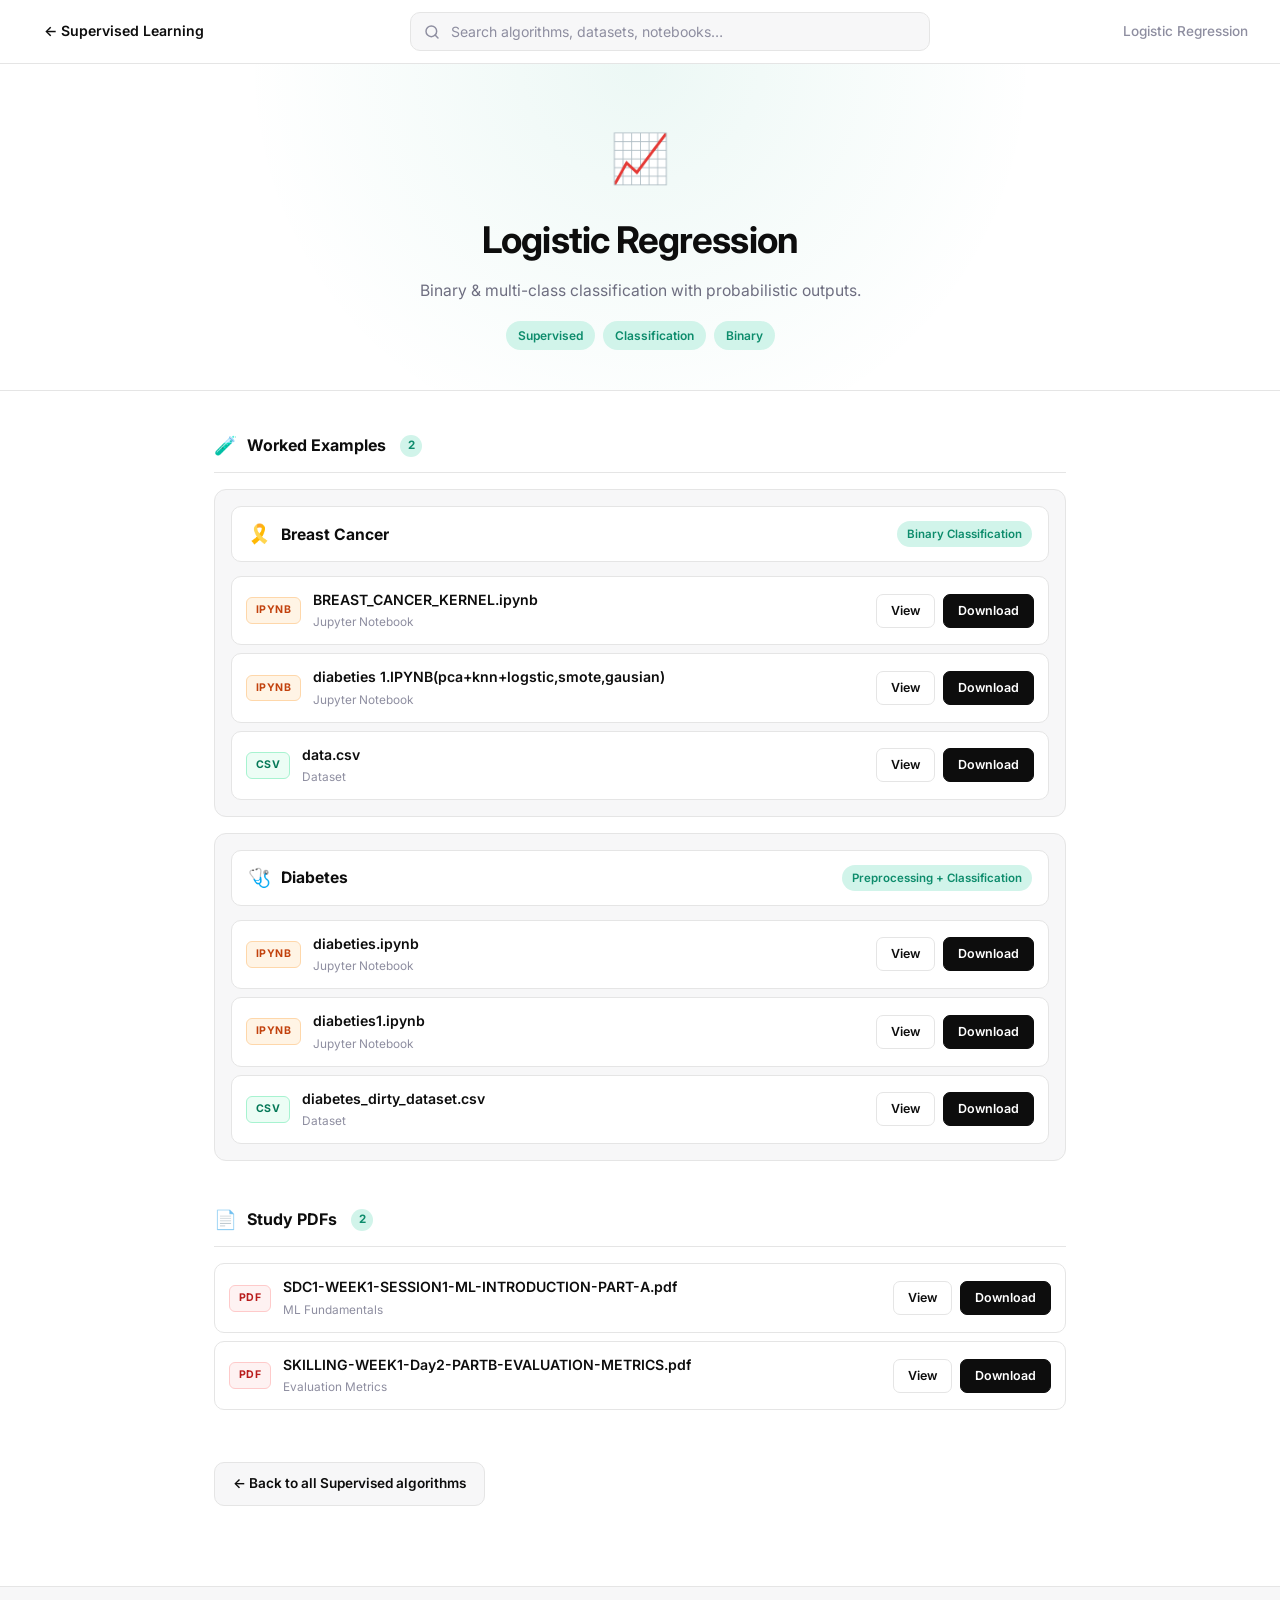
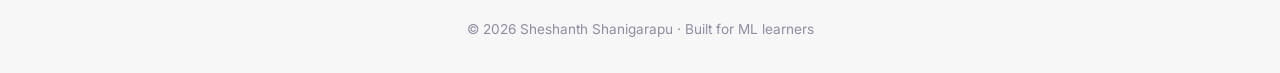
<file: logistic_regression.html>
<!DOCTYPE html>
<html lang="en">
<head>
<meta charset="UTF-8" />
<meta name="viewport" content="width=device-width, initial-scale=1.0" />
<title>Logistic Regression – Sheshanth Shanigarapu</title>
<link rel="stylesheet" href="styles.css" />
<link href="https://fonts.googleapis.com/css2?family=Inter:wght@400;500;600;700&display=swap" rel="stylesheet" />
</head>
<body>

<nav class="topnav">
  <a href="supervised.html" class="back-link">← Supervised Learning</a>
  <div class="search-wrap">
    <span class="search-icon"><svg width="16" height="16" viewBox="0 0 24 24" fill="none" stroke="currentColor" stroke-width="2.2" stroke-linecap="round" stroke-linejoin="round"><circle cx="11" cy="11" r="8"/><line x1="21" y1="21" x2="16.65" y2="16.65"/></svg></span>
    <input type="search" class="search-input" placeholder="Search algorithms, datasets, notebooks…" autocomplete="off" />
    <div class="search-results"></div>
  </div>
  <span class="nav-title">Logistic Regression</span>
</nav>

<header class="algo-hero">
  <div class="algo-hero-icon">📈</div>
  <h1>Logistic Regression</h1>
  <p>Binary &amp; multi-class classification with probabilistic outputs.</p>
  <div class="algo-hero-tags">
    <span class="tag-pill">Supervised</span>
    <span class="tag-pill">Classification</span>
    <span class="tag-pill">Binary</span>
  </div>
</header>

<main class="container algo-container">

  <section class="algo-section">
    <h2 class="algo-section-title">
      <span class="algo-section-icon">🧪</span> Worked Examples
      <span class="subsection-count">2</span>
    </h2>

    <div class="example">
      <div class="example-header">
        <div class="example-header-left">
          <span class="example-icon">🎗️</span>
          <span class="example-name">Breast Cancer</span>
        </div>
        <span class="example-badge">Binary Classification</span>
      </div>
      <div class="file-list">
        <div class="file-row">
          <div class="file-info"><span class="file-badge badge-ipynb">IPYNB</span>
            <div><div class="file-name">BREAST_CANCER_KERNEL.ipynb</div><div class="file-desc">Jupyter Notebook</div></div>
          </div>
          <div class="file-actions">
            <a href="https://github.com/shanigarapusheshanth2007-wq/sheshanth/blob/main/BREAST_CANCER/BREAST_CANCER_KERNEL.ipynb" class="act act-view" target="_blank" rel="noopener">View</a>
            <a href="https://github.com/shanigarapusheshanth2007-wq/sheshanth/raw/main/BREAST_CANCER/BREAST_CANCER_KERNEL.ipynb" class="act act-download" target="_blank" rel="noopener">Download</a>
          </div>
        </div>
<!--  new one -->
  <div class="file-row">
          <div class="file-info">
            <span class="file-badge badge-ipynb">IPYNB</span>
            <div><div class="file-name">diabeties 1.IPYNB(pca+knn+logstic,smote,gausian)</div><div class="file-desc">Jupyter Notebook</div></div>
          </div>
          <div class="file-actions">
            <a href="https://github.com/shanigarapusheshanth2007-wq/sheshanth/blob/main/DIABETIES/diabeties2.ipynb" class="act act-view" target="_blank" rel="noopener">View</a>
            <a href="https://github.com/shanigarapusheshanth2007-wq/sheshanth/blob/main/DIABETIES/diabeties2.ipynb" class="act act-download" target="_blank" rel="noopener">Download</a>
          </div>
        </div>
    <!--  -->
        <div class="file-row">
          <div class="file-info"><span class="file-badge badge-csv">CSV</span>
            <div><div class="file-name">data.csv</div><div class="file-desc">Dataset</div></div>
          </div>
          <div class="file-actions">
            <a href="https://github.com/shanigarapusheshanth2007-wq/sheshanth/blob/main/BREAST_CANCER/data.csv" class="act act-view" target="_blank" rel="noopener">View</a>
            <a href="https://github.com/shanigarapusheshanth2007-wq/sheshanth/raw/main/BREAST_CANCER/data.csv" class="act act-download" target="_blank" rel="noopener">Download</a>
          </div>
        </div>
      </div>
    </div>

    <div class="example">
      <div class="example-header">
        <div class="example-header-left">
          <span class="example-icon">🩺</span>
          <span class="example-name">Diabetes</span>
        </div>
        <span class="example-badge">Preprocessing + Classification</span>
      </div>
      <div class="file-list">
        <div class="file-row">
          <div class="file-info"><span class="file-badge badge-ipynb">IPYNB</span>
            <div><div class="file-name">diabeties.ipynb</div><div class="file-desc">Jupyter Notebook</div></div>
          </div>
          <div class="file-actions">
            <a href="https://github.com/shanigarapusheshanth2007-wq/sheshanth/blob/main/DIABETIES/diabeties.ipynb" class="act act-view" target="_blank" rel="noopener">View</a>
            <a href="https://github.com/shanigarapusheshanth2007-wq/sheshanth/raw/main/DIABETIES/diabeties.ipynb" class="act act-download" target="_blank" rel="noopener">Download</a>
          </div>
        </div>
        <div class="file-row">
          <div class="file-info"><span class="file-badge badge-ipynb">IPYNB</span>
            <div><div class="file-name">diabeties1.ipynb</div><div class="file-desc">Jupyter Notebook</div></div>
          </div>
          <div class="file-actions">
            <a href="https://github.com/shanigarapusheshanth2007-wq/sheshanth/blob/main/DIABETIES/diabeties1.ipynb" class="act act-view" target="_blank" rel="noopener">View</a>
            <a href="https://github.com/shanigarapusheshanth2007-wq/sheshanth/raw/main/DIABETIES/diabeties1.ipynb" class="act act-download" target="_blank" rel="noopener">Download</a>
          </div>
        </div>
        <div class="file-row">
          <div class="file-info"><span class="file-badge badge-csv">CSV</span>
            <div><div class="file-name">diabetes_dirty_dataset.csv</div><div class="file-desc">Dataset</div></div>
          </div>
          <div class="file-actions">
            <a href="https://github.com/shanigarapusheshanth2007-wq/sheshanth/blob/main/DIABETIES/diabetes_dirty_dataset.csv" class="act act-view" target="_blank" rel="noopener">View</a>
            <a href="https://github.com/shanigarapusheshanth2007-wq/sheshanth/raw/main/DIABETIES/diabetes_dirty_dataset.csv" class="act act-download" target="_blank" rel="noopener">Download</a>
          </div>
        </div>
      </div>
    </div>
  </section>

  <section class="algo-section">
    <h2 class="algo-section-title">
      <span class="algo-section-icon">📄</span> Study PDFs
      <span class="subsection-count">2</span>
    </h2>
    <div class="file-list">
      <div class="file-row">
        <div class="file-info"><span class="file-badge badge-pdf">PDF</span>
          <div><div class="file-name">SDC1-WEEK1-SESSION1-ML-INTRODUCTION-PART-A.pdf</div><div class="file-desc">ML Fundamentals</div></div>
        </div>
        <div class="file-actions">
          <a href="https://github.com/shanigarapusheshanth2007-wq/sheshanth/blob/ML_RESOURCES/RESOURCES/THEORY/SDC1-WEEK1-SESSION1-ML-INTRODUCTION-PART-A.pdf" class="act act-view" target="_blank" rel="noopener">View</a>
          <a href="https://github.com/shanigarapusheshanth2007-wq/sheshanth/raw/ML_RESOURCES/RESOURCES/THEORY/SDC1-WEEK1-SESSION1-ML-INTRODUCTION-PART-A.pdf" class="act act-download" target="_blank" rel="noopener">Download</a>
        </div>
      </div>
      <div class="file-row">
        <div class="file-info"><span class="file-badge badge-pdf">PDF</span>
          <div><div class="file-name">SKILLING-WEEK1-Day2-PARTB-EVALUATION-METRICS.pdf</div><div class="file-desc">Evaluation Metrics</div></div>
        </div>
        <div class="file-actions">
          <a href="https://github.com/shanigarapusheshanth2007-wq/sheshanth/blob/ML_RESOURCES/RESOURCES/THEORY/SKILLING-WEEK1-Day2-PARTB-EVALUATION-METRICS.pdf" class="act act-view" target="_blank" rel="noopener">View</a>
          <a href="https://github.com/shanigarapusheshanth2007-wq/sheshanth/raw/ML_RESOURCES/RESOURCES/THEORY/SKILLING-WEEK1-Day2-PARTB-EVALUATION-METRICS.pdf" class="act act-download" target="_blank" rel="noopener">Download</a>
        </div>
      </div>
    </div>
  </section>

  <a href="supervised.html" class="back-to-list">← Back to all Supervised algorithms</a>
</main>

<footer class="footer"><p>© 2026 Sheshanth Shanigarapu · Built for ML learners</p></footer>
<script src="script.js"></script>
</body>
</html>
</file>
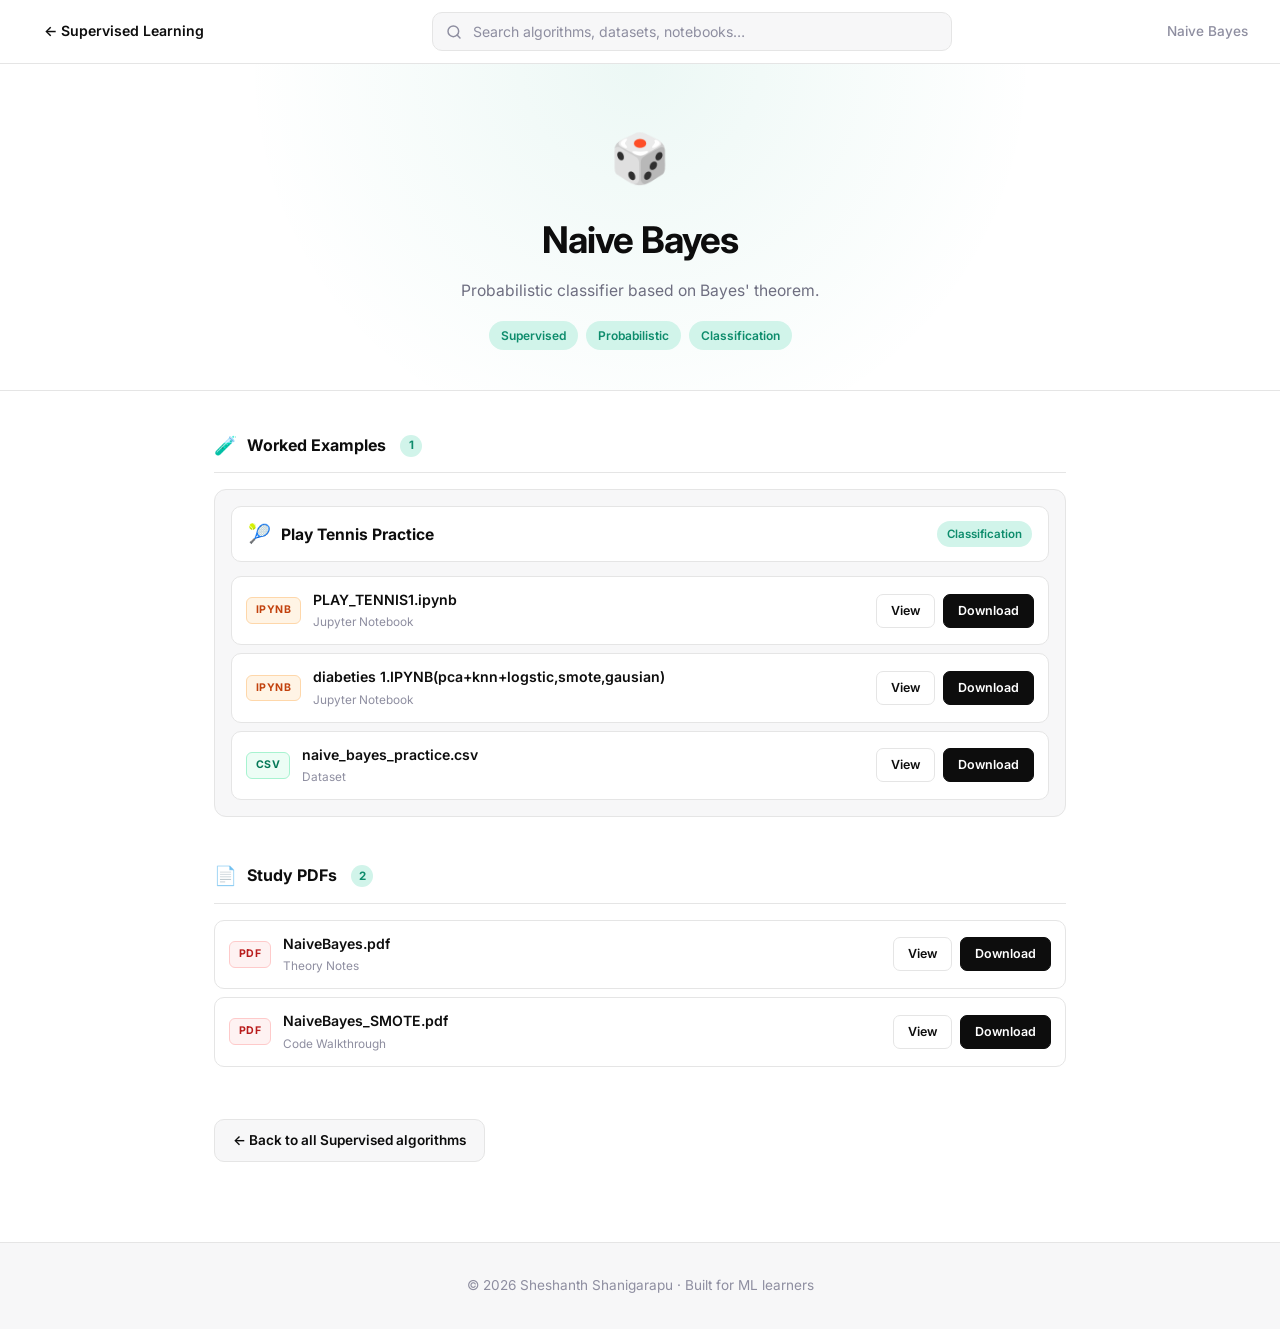
<file: naive_bayes.html>
<!DOCTYPE html>
<html lang="en">
<head>
<meta charset="UTF-8" />
<meta name="viewport" content="width=device-width, initial-scale=1.0" />
<title>Naive Bayes – Sheshanth Shanigarapu</title>
<link rel="stylesheet" href="styles.css" />
<link href="https://fonts.googleapis.com/css2?family=Inter:wght@400;500;600;700&display=swap" rel="stylesheet" />
</head>
<body>

<nav class="topnav">
  <a href="supervised.html" class="back-link">← Supervised Learning</a>
  <div class="search-wrap">
    <span class="search-icon"><svg width="16" height="16" viewBox="0 0 24 24" fill="none" stroke="currentColor" stroke-width="2.2" stroke-linecap="round" stroke-linejoin="round"><circle cx="11" cy="11" r="8"/><line x1="21" y1="21" x2="16.65" y2="16.65"/></svg></span>
    <input type="search" class="search-input" placeholder="Search algorithms, datasets, notebooks…" autocomplete="off" />
    <div class="search-results"></div>
  </div>
  <span class="nav-title">Naive Bayes</span>
</nav>

<header class="algo-hero">
  <div class="algo-hero-icon">🎲</div>
  <h1>Naive Bayes</h1>
  <p>Probabilistic classifier based on Bayes' theorem.</p>
  <div class="algo-hero-tags">
    <span class="tag-pill">Supervised</span>
    <span class="tag-pill">Probabilistic</span>
    <span class="tag-pill">Classification</span>
  </div>
</header>

<main class="container algo-container">

  <section class="algo-section">
    <h2 class="algo-section-title">
      <span class="algo-section-icon">🧪</span> Worked Examples
      <span class="subsection-count">1</span>
    </h2>

    <div class="example">
      <div class="example-header">
        <div class="example-header-left">
          <span class="example-icon">🎾</span>
          <span class="example-name">Play Tennis Practice</span>
        </div>
        <span class="example-badge">Classification</span>
      </div>
      <div class="file-list">
        <div class="file-row">
          <div class="file-info"><span class="file-badge badge-ipynb">IPYNB</span>
            <div><div class="file-name">PLAY_TENNIS1.ipynb</div><div class="file-desc">Jupyter Notebook</div></div>
          </div>
          <div class="file-actions">
            <a href="https://github.com/shanigarapusheshanth2007-wq/sheshanth/blob/main/PLAY_TENNIS/PLAY_TENNIS1.ipynb" class="act act-view" target="_blank" rel="noopener">View</a>
            <a href="https://github.com/shanigarapusheshanth2007-wq/sheshanth/raw/main/PLAY_TENNIS/PLAY_TENNIS1.ipynb" class="act act-download" target="_blank" rel="noopener">Download</a>
          </div>
        </div>
        <!-- new one -->
         <div class="file-row">
          <div class="file-info">
            <span class="file-badge badge-ipynb">IPYNB</span>
            <div><div class="file-name">diabeties 1.IPYNB(pca+knn+logstic,smote,gausian)</div><div class="file-desc">Jupyter Notebook</div></div>
          </div>
          <div class="file-actions">
            <a href="https://github.com/shanigarapusheshanth2007-wq/sheshanth/blob/main/DIABETIES/diabeties2.ipynb" class="act act-view" target="_blank" rel="noopener">View</a>
            <a href="https://github.com/shanigarapusheshanth2007-wq/sheshanth/blob/main/DIABETIES/diabeties2.ipynb" class="act act-download" target="_blank" rel="noopener">Download</a>
          </div>
        </div>
        <!--  -->
        <div class="file-row">
          <div class="file-info"><span class="file-badge badge-csv">CSV</span>
            <div><div class="file-name">naive_bayes_practice.csv</div><div class="file-desc">Dataset</div></div>
          </div>
          <div class="file-actions">
            <a href="https://github.com/shanigarapusheshanth2007-wq/sheshanth/blob/main/PLAY_TENNIS/naive_bayes_practice.csv" class="act act-view" target="_blank" rel="noopener">View</a>
            <a href="https://github.com/shanigarapusheshanth2007-wq/sheshanth/raw/main/PLAY_TENNIS/naive_bayes_practice.csv" class="act act-download" target="_blank" rel="noopener">Download</a>
          </div>
        </div>
      </div>
    </div>
  </section>

  <section class="algo-section">
    <h2 class="algo-section-title">
      <span class="algo-section-icon">📄</span> Study PDFs
      <span class="subsection-count">2</span>
    </h2>
    <div class="file-list">
      <div class="file-row">
        <div class="file-info"><span class="file-badge badge-pdf">PDF</span>
          <div><div class="file-name">NaiveBayes.pdf</div><div class="file-desc">Theory Notes</div></div>
        </div>
        <div class="file-actions">
          <a href="https://github.com/shanigarapusheshanth2007-wq/sheshanth/blob/ML_RESOURCES/RESOURCES/THEORY/NaiveBayes.pdf" class="act act-view" target="_blank" rel="noopener">View</a>
          <a href="https://github.com/shanigarapusheshanth2007-wq/sheshanth/raw/ML_RESOURCES/RESOURCES/THEORY/NaiveBayes.pdf" class="act act-download" target="_blank" rel="noopener">Download</a>
        </div>
      </div>
      <div class="file-row">
        <div class="file-info"><span class="file-badge badge-pdf">PDF</span>
          <div><div class="file-name">NaiveBayes_SMOTE.pdf</div><div class="file-desc">Code Walkthrough</div></div>
        </div>
        <div class="file-actions">
          <a href="https://github.com/shanigarapusheshanth2007-wq/sheshanth/blob/ML_RESOURCES/RESOURCES/CODE/NaiveBayes_SMOTE.pdf" class="act act-view" target="_blank" rel="noopener">View</a>
          <a href="https://github.com/shanigarapusheshanth2007-wq/sheshanth/raw/ML_RESOURCES/RESOURCES/CODE/NaiveBayes_SMOTE.pdf" class="act act-download" target="_blank" rel="noopener">Download</a>
        </div>
      </div>
    </div>
  </section>

  <a href="supervised.html" class="back-to-list">← Back to all Supervised algorithms</a>
</main>

<footer class="footer"><p>© 2026 Sheshanth Shanigarapu · Built for ML learners</p></footer>
<script src="script.js"></script>
</body>
</html>
</file>
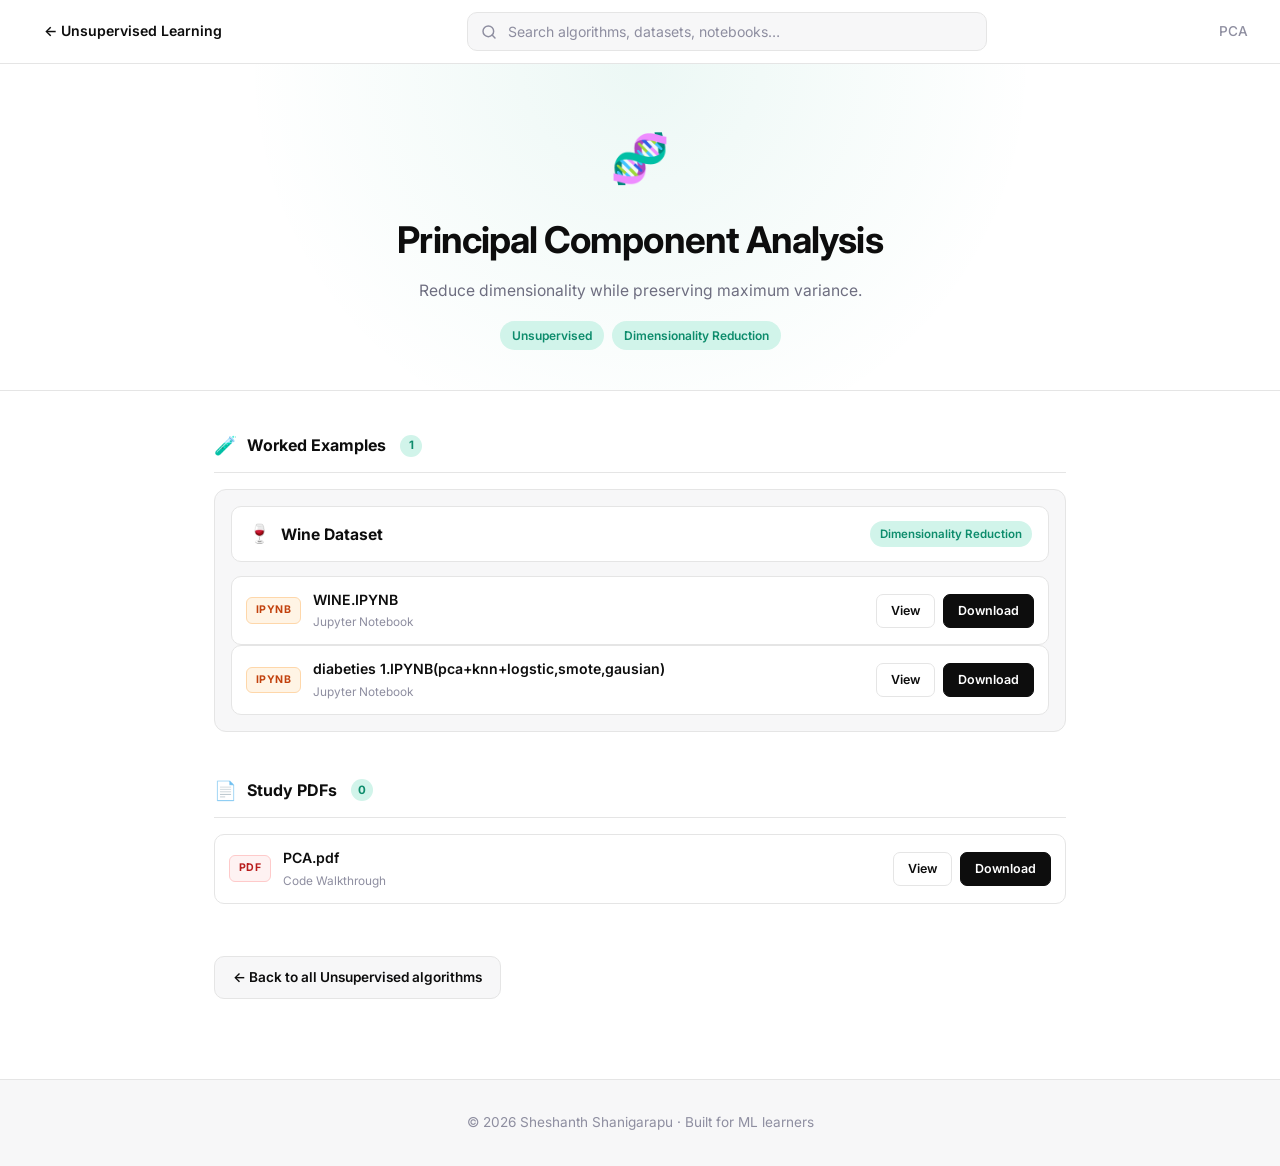
<file: pca.html>
<!DOCTYPE html>
<html lang="en">
<head>
<meta charset="UTF-8" />
<meta name="viewport" content="width=device-width, initial-scale=1.0" />
<title>Principal Component Analysis – Sheshanth Shanigarapu</title>
<link rel="stylesheet" href="styles.css" />
<link href="https://fonts.googleapis.com/css2?family=Inter:wght@400;500;600;700&display=swap" rel="stylesheet" />
</head>
<body>

<nav class="topnav">
  <a href="unsupervised.html" class="back-link">← Unsupervised Learning</a>
  <div class="search-wrap">
    <span class="search-icon"><svg width="16" height="16" viewBox="0 0 24 24" fill="none" stroke="currentColor" stroke-width="2.2" stroke-linecap="round" stroke-linejoin="round"><circle cx="11" cy="11" r="8"/><line x1="21" y1="21" x2="16.65" y2="16.65"/></svg></span>
    <input type="search" class="search-input" placeholder="Search algorithms, datasets, notebooks…" autocomplete="off" />
    <div class="search-results"></div>
  </div>
  <span class="nav-title">PCA</span>
</nav>

<header class="algo-hero">
  <div class="algo-hero-icon">🧬</div>
  <h1>Principal Component Analysis</h1>
  <p>Reduce dimensionality while preserving maximum variance.</p>
  <div class="algo-hero-tags">
    <span class="tag-pill">Unsupervised</span>
    <span class="tag-pill">Dimensionality Reduction</span>
  </div>
</header>

<main class="container algo-container">

  <section class="algo-section">
    <h2 class="algo-section-title">
      <span class="algo-section-icon">🧪</span> Worked Examples
      <span class="subsection-count">1</span>
    </h2>

    <div class="example">
      <div class="example-header">
        <div class="example-header-left">
          <span class="example-icon">🍷</span>
          <span class="example-name">Wine Dataset</span>
        </div>
        <span class="example-badge">Dimensionality Reduction</span>
      </div>
      <div class="file-list">
        <div class="file-row">
          <div class="file-info"><span class="file-badge badge-ipynb">IPYNB</span>
            <div><div class="file-name">WINE.IPYNB</div><div class="file-desc">Jupyter Notebook</div></div>
          </div>
          <div class="file-actions">
            <a href="https://github.com/shanigarapusheshanth2007-wq/sheshanth/blob/main/WINE/WINE.IPYNB" class="act act-view" target="_blank" rel="noopener">View</a>
            <a href="https://github.com/shanigarapusheshanth2007-wq/sheshanth/raw/main/WINE/WINE.IPYNB" class="act act-download" target="_blank" rel="noopener">Download</a>
          </div>
        </div>
      </div>
      <!-- new one -->
       <div class="file-row">
          <div class="file-info">
            <span class="file-badge badge-ipynb">IPYNB</span>
            <div><div class="file-name">diabeties 1.IPYNB(pca+knn+logstic,smote,gausian)</div><div class="file-desc">Jupyter Notebook</div></div>
          </div>
          <div class="file-actions">
            <a href="https://github.com/shanigarapusheshanth2007-wq/sheshanth/blob/main/DIABETIES/diabeties2.ipynb" class="act act-view" target="_blank" rel="noopener">View</a>
            <a href="https://github.com/shanigarapusheshanth2007-wq/sheshanth/blob/main/DIABETIES/diabeties2.ipynb" class="act act-download" target="_blank" rel="noopener">Download</a>
          </div>
        </div>
        <!--  -->
    </div>
  </section>

  <section class="algo-section">
    <h2 class="algo-section-title">
      <span class="algo-section-icon">📄</span> Study PDFs
      <span class="subsection-count">0</span>
    </h2>
    <div class="file-row">
        <div class="file-info"><span class="file-badge badge-pdf">PDF</span>
          <div><div class="file-name">PCA.pdf</div><div class="file-desc">Code Walkthrough</div></div>
        </div>
        <div class="file-actions">
          <a href="https://github.com/shanigarapusheshanth2007-wq/sheshanth/blob/ML_RESOURCES/RESOURCES/THEORY/PCA.pdf" class="act act-view" target="_blank" rel="noopener">View</a>
          <a href="https://github.com/shanigarapusheshanth2007-wq/sheshanth/blob/ML_RESOURCES/RESOURCES/THEORY/PCA.pdf" class="act act-download" target="_blank" rel="noopener">Download</a>
        </div>
      </div>
    </div>
  </section>

  <a href="unsupervised.html" class="back-to-list">← Back to all Unsupervised algorithms</a>
</main>

<footer class="footer"><p>© 2026 Sheshanth Shanigarapu · Built for ML learners</p></footer>
<script src="script.js"></script>
</body>
</html>
</file>
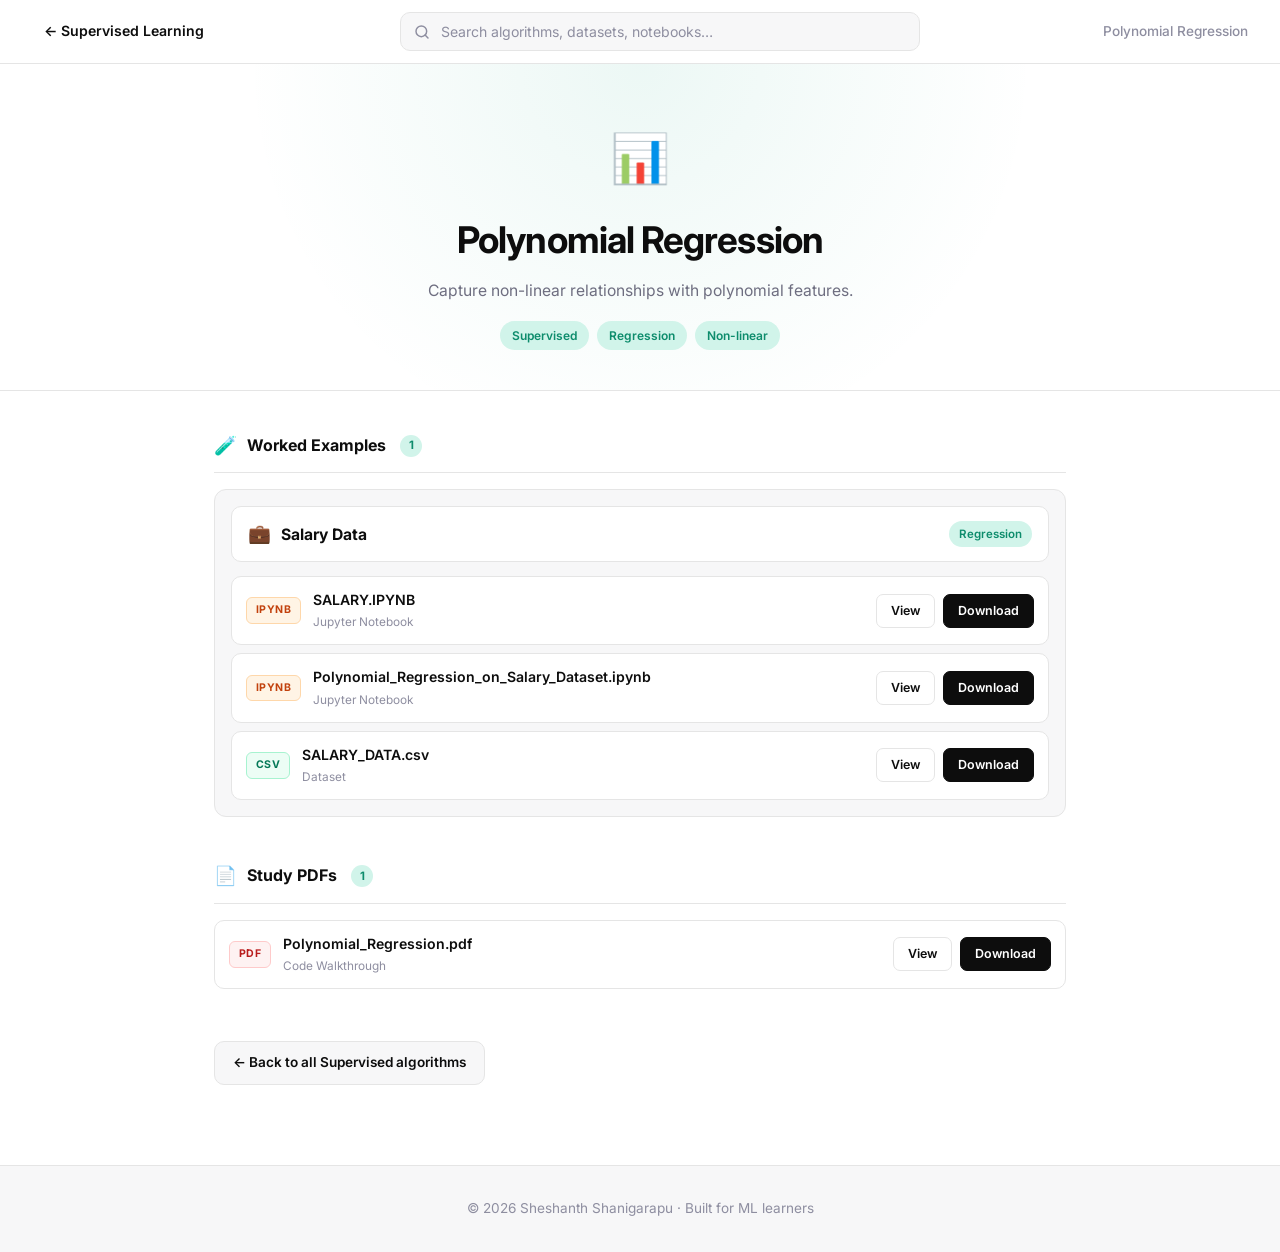
<file: polynomial_regression.html>
<!DOCTYPE html>
<html lang="en">
<head>
<meta charset="UTF-8" />
<meta name="viewport" content="width=device-width, initial-scale=1.0" />
<title>Polynomial Regression – Sheshanth Shanigarapu</title>
<link rel="stylesheet" href="styles.css" />
<link href="https://fonts.googleapis.com/css2?family=Inter:wght@400;500;600;700&display=swap" rel="stylesheet" />
</head>
<body>

<nav class="topnav">
  <a href="supervised.html" class="back-link">← Supervised Learning</a>
  <div class="search-wrap">
    <span class="search-icon"><svg width="16" height="16" viewBox="0 0 24 24" fill="none" stroke="currentColor" stroke-width="2.2" stroke-linecap="round" stroke-linejoin="round"><circle cx="11" cy="11" r="8"/><line x1="21" y1="21" x2="16.65" y2="16.65"/></svg></span>
    <input type="search" class="search-input" placeholder="Search algorithms, datasets, notebooks…" autocomplete="off" />
    <div class="search-results"></div>
  </div>
  <span class="nav-title">Polynomial Regression</span>
</nav>

<header class="algo-hero">
  <div class="algo-hero-icon">📊</div>
  <h1>Polynomial Regression</h1>
  <p>Capture non-linear relationships with polynomial features.</p>
  <div class="algo-hero-tags">
    <span class="tag-pill">Supervised</span>
    <span class="tag-pill">Regression</span>
    <span class="tag-pill">Non-linear</span>
  </div>
</header>

<main class="container algo-container">

  <section class="algo-section">
    <h2 class="algo-section-title">
      <span class="algo-section-icon">🧪</span> Worked Examples
      <span class="subsection-count">1</span>
    </h2>

    <div class="example">
      <div class="example-header">
        <div class="example-header-left">
          <span class="example-icon">💼</span>
          <span class="example-name">Salary Data</span>
        </div>
        <span class="example-badge">Regression</span>
      </div>
      <div class="file-list">
        <div class="file-row">
          <div class="file-info"><span class="file-badge badge-ipynb">IPYNB</span>
            <div><div class="file-name">SALARY.IPYNB</div><div class="file-desc">Jupyter Notebook</div></div>
          </div>
          <div class="file-actions">
            <a href="https://github.com/shanigarapusheshanth2007-wq/sheshanth/blob/main/SALARY_DATA/SALARY.IPYNB" class="act act-view" target="_blank" rel="noopener">View</a>
            <a href="https://github.com/shanigarapusheshanth2007-wq/sheshanth/raw/main/SALARY_DATA/SALARY.IPYNB" class="act act-download" target="_blank" rel="noopener">Download</a>
          </div>
        </div>
        <div class="file-row">
          <div class="file-info"><span class="file-badge badge-ipynb">IPYNB</span>
            <div><div class="file-name">Polynomial_Regression_on_Salary_Dataset.ipynb</div><div class="file-desc">Jupyter Notebook</div></div>
          </div>
          <div class="file-actions">
            <a href="https://github.com/shanigarapusheshanth2007-wq/sheshanth/blob/ML_RESOURCES/RESOURCES/ipynb%20files/Polynomial_Regression_on_Salary_Dataset.ipynb" class="act act-view" target="_blank" rel="noopener">View</a>
            <a href="https://github.com/shanigarapusheshanth2007-wq/sheshanth/raw/ML_RESOURCES/RESOURCES/ipynb%20files/Polynomial_Regression_on_Salary_Dataset.ipynb" class="act act-download" target="_blank" rel="noopener">Download</a>
          </div>
        </div>
        <div class="file-row">
          <div class="file-info"><span class="file-badge badge-csv">CSV</span>
            <div><div class="file-name">SALARY_DATA.csv</div><div class="file-desc">Dataset</div></div>
          </div>
          <div class="file-actions">
            <a href="https://github.com/shanigarapusheshanth2007-wq/sheshanth/blob/main/SALARY_DATA/SALARY_DATA.csv" class="act act-view" target="_blank" rel="noopener">View</a>
            <a href="https://github.com/shanigarapusheshanth2007-wq/sheshanth/raw/main/SALARY_DATA/SALARY_DATA.csv" class="act act-download" target="_blank" rel="noopener">Download</a>
          </div>
        </div>
      </div>
    </div>
  </section>

  <section class="algo-section">
    <h2 class="algo-section-title">
      <span class="algo-section-icon">📄</span> Study PDFs
      <span class="subsection-count">1</span>
    </h2>
    <div class="file-list">
      <div class="file-row">
        <div class="file-info"><span class="file-badge badge-pdf">PDF</span>
          <div><div class="file-name">Polynomial_Regression.pdf</div><div class="file-desc">Code Walkthrough</div></div>
        </div>
        <div class="file-actions">
          <a href="https://github.com/shanigarapusheshanth2007-wq/sheshanth/blob/ML_RESOURCES/RESOURCES/CODE/Polynomial_Regression.pdf" class="act act-view" target="_blank" rel="noopener">View</a>
          <a href="https://github.com/shanigarapusheshanth2007-wq/sheshanth/raw/ML_RESOURCES/RESOURCES/CODE/Polynomial_Regression.pdf" class="act act-download" target="_blank" rel="noopener">Download</a>
        </div>
      </div>
    </div>
  </section>

  <a href="supervised.html" class="back-to-list">← Back to all Supervised algorithms</a>
</main>

<footer class="footer"><p>© 2026 Sheshanth Shanigarapu · Built for ML learners</p></footer>
<script src="script.js"></script>
</body>
</html>
</file>
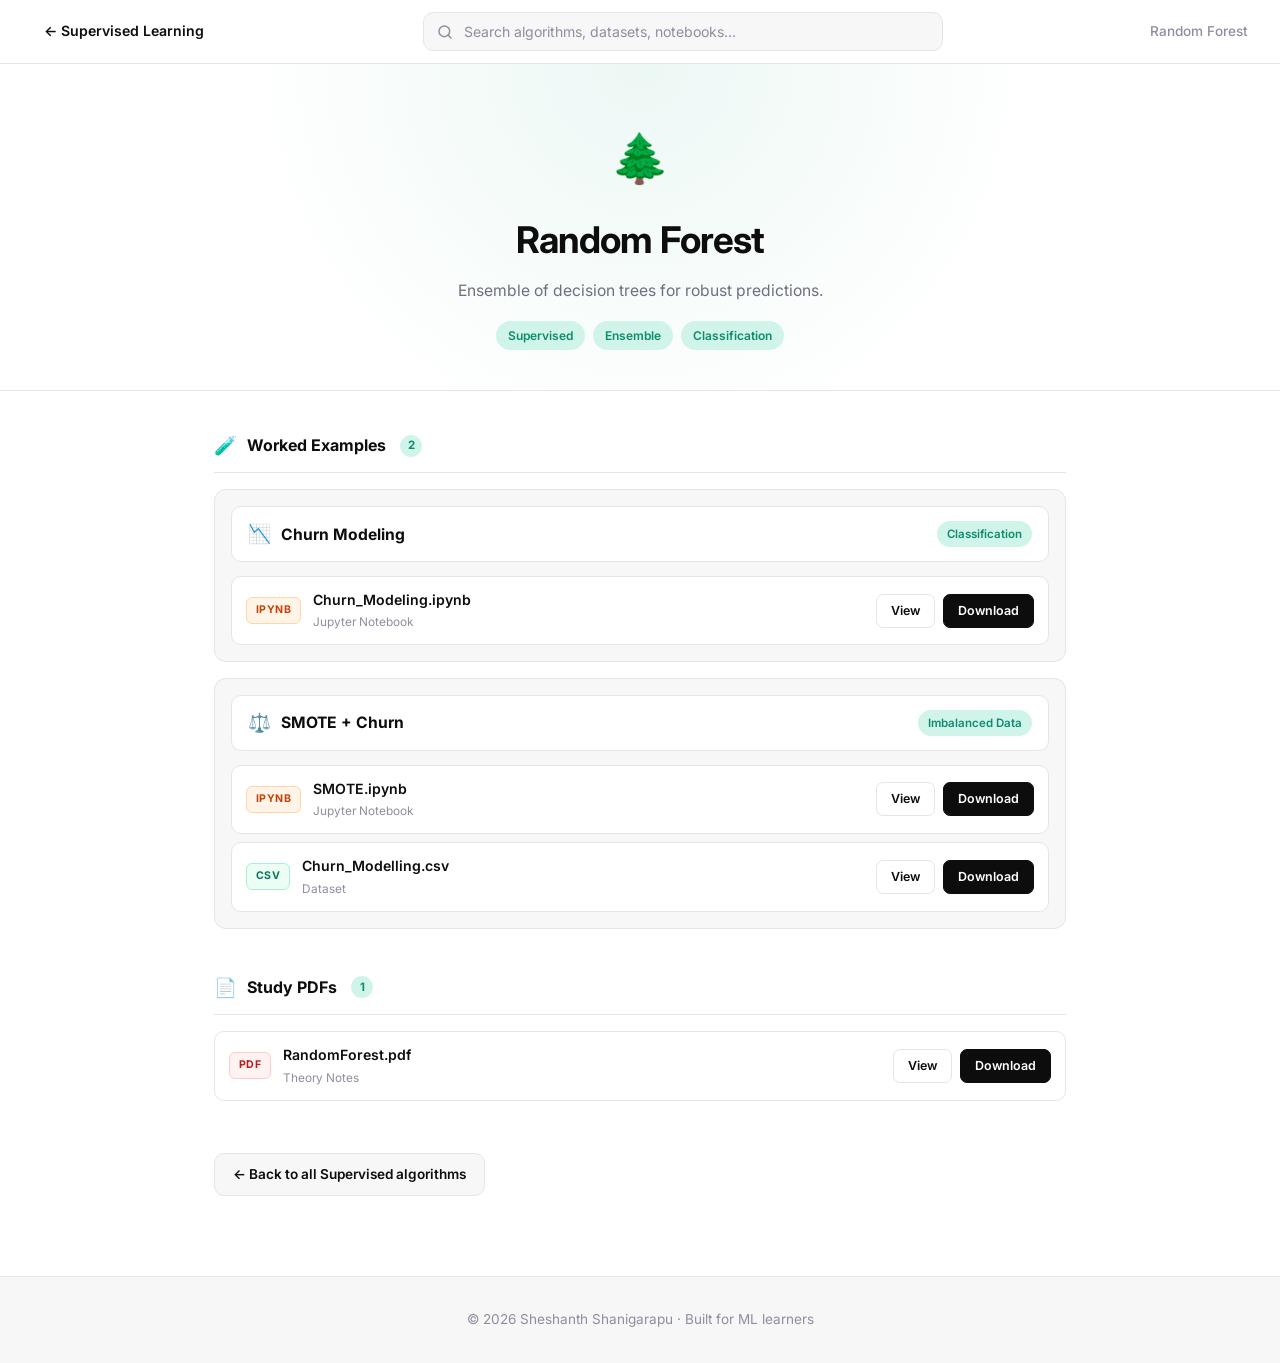
<file: random_forest.html>
<!DOCTYPE html>
<html lang="en">
<head>
<meta charset="UTF-8" />
<meta name="viewport" content="width=device-width, initial-scale=1.0" />
<title>Random Forest – Sheshanth Shanigarapu</title>
<link rel="stylesheet" href="styles.css" />
<link href="https://fonts.googleapis.com/css2?family=Inter:wght@400;500;600;700&display=swap" rel="stylesheet" />
</head>
<body>

<nav class="topnav">
  <a href="supervised.html" class="back-link">← Supervised Learning</a>
  <div class="search-wrap">
    <span class="search-icon"><svg width="16" height="16" viewBox="0 0 24 24" fill="none" stroke="currentColor" stroke-width="2.2" stroke-linecap="round" stroke-linejoin="round"><circle cx="11" cy="11" r="8"/><line x1="21" y1="21" x2="16.65" y2="16.65"/></svg></span>
    <input type="search" class="search-input" placeholder="Search algorithms, datasets, notebooks…" autocomplete="off" />
    <div class="search-results"></div>
  </div>
  <span class="nav-title">Random Forest</span>
</nav>

<header class="algo-hero">
  <div class="algo-hero-icon">🌲</div>
  <h1>Random Forest</h1>
  <p>Ensemble of decision trees for robust predictions.</p>
  <div class="algo-hero-tags">
    <span class="tag-pill">Supervised</span>
    <span class="tag-pill">Ensemble</span>
    <span class="tag-pill">Classification</span>
  </div>
</header>

<main class="container algo-container">

  <section class="algo-section">
    <h2 class="algo-section-title">
      <span class="algo-section-icon">🧪</span> Worked Examples
      <span class="subsection-count">2</span>
    </h2>

    <div class="example">
      <div class="example-header">
        <div class="example-header-left">
          <span class="example-icon">📉</span>
          <span class="example-name">Churn Modeling</span>
        </div>
        <span class="example-badge">Classification</span>
      </div>
      <div class="file-list">
        <div class="file-row">
          <div class="file-info"><span class="file-badge badge-ipynb">IPYNB</span>
            <div><div class="file-name">Churn_Modeling.ipynb</div><div class="file-desc">Jupyter Notebook</div></div>
          </div>
          <div class="file-actions">
            <a href="https://github.com/shanigarapusheshanth2007-wq/sheshanth/blob/main/CHURN_MODELING/Churn_Modeling.ipynb" class="act act-view" target="_blank" rel="noopener">View</a>
            <a href="https://github.com/shanigarapusheshanth2007-wq/sheshanth/raw/main/CHURN_MODELING/Churn_Modeling.ipynb" class="act act-download" target="_blank" rel="noopener">Download</a>
          </div>
        </div>
      </div>
    </div>

    <div class="example">
      <div class="example-header">
        <div class="example-header-left">
          <span class="example-icon">⚖️</span>
          <span class="example-name">SMOTE + Churn</span>
        </div>
        <span class="example-badge">Imbalanced Data</span>
      </div>
      <div class="file-list">
        <div class="file-row">
          <div class="file-info"><span class="file-badge badge-ipynb">IPYNB</span>
            <div><div class="file-name">SMOTE.ipynb</div><div class="file-desc">Jupyter Notebook</div></div>
          </div>
          <div class="file-actions">
            <a href="https://github.com/shanigarapusheshanth2007-wq/sheshanth/blob/main/SMOTE/SMOTE.ipynb" class="act act-view" target="_blank" rel="noopener">View</a>
            <a href="https://github.com/shanigarapusheshanth2007-wq/sheshanth/raw/main/SMOTE/SMOTE.ipynb" class="act act-download" target="_blank" rel="noopener">Download</a>
          </div>
        </div>
        <div class="file-row">
          <div class="file-info"><span class="file-badge badge-csv">CSV</span>
            <div><div class="file-name">Churn_Modelling.csv</div><div class="file-desc">Dataset</div></div>
          </div>
          <div class="file-actions">
            <a href="https://github.com/shanigarapusheshanth2007-wq/sheshanth/blob/main/SMOTE/Churn_Modelling.csv" class="act act-view" target="_blank" rel="noopener">View</a>
            <a href="https://github.com/shanigarapusheshanth2007-wq/sheshanth/raw/main/SMOTE/Churn_Modelling.csv" class="act act-download" target="_blank" rel="noopener">Download</a>
          </div>
        </div>
      </div>
    </div>
  </section>

  <section class="algo-section">
    <h2 class="algo-section-title">
      <span class="algo-section-icon">📄</span> Study PDFs
      <span class="subsection-count">1</span>
    </h2>
    <div class="file-list">
      <div class="file-row">
        <div class="file-info"><span class="file-badge badge-pdf">PDF</span>
          <div><div class="file-name">RandomForest.pdf</div><div class="file-desc">Theory Notes</div></div>
        </div>
        <div class="file-actions">
          <a href="https://github.com/shanigarapusheshanth2007-wq/sheshanth/blob/ML_RESOURCES/RESOURCES/THEORY/RandomForest.pdf" class="act act-view" target="_blank" rel="noopener">View</a>
          <a href="https://github.com/shanigarapusheshanth2007-wq/sheshanth/raw/ML_RESOURCES/RESOURCES/THEORY/RandomForest.pdf" class="act act-download" target="_blank" rel="noopener">Download</a>
        </div>
      </div>
    </div>
  </section>

  <a href="supervised.html" class="back-to-list">← Back to all Supervised algorithms</a>
</main>

<footer class="footer"><p>© 2026 Sheshanth Shanigarapu · Built for ML learners</p></footer>
<script src="script.js"></script>
</body>
</html>
</file>
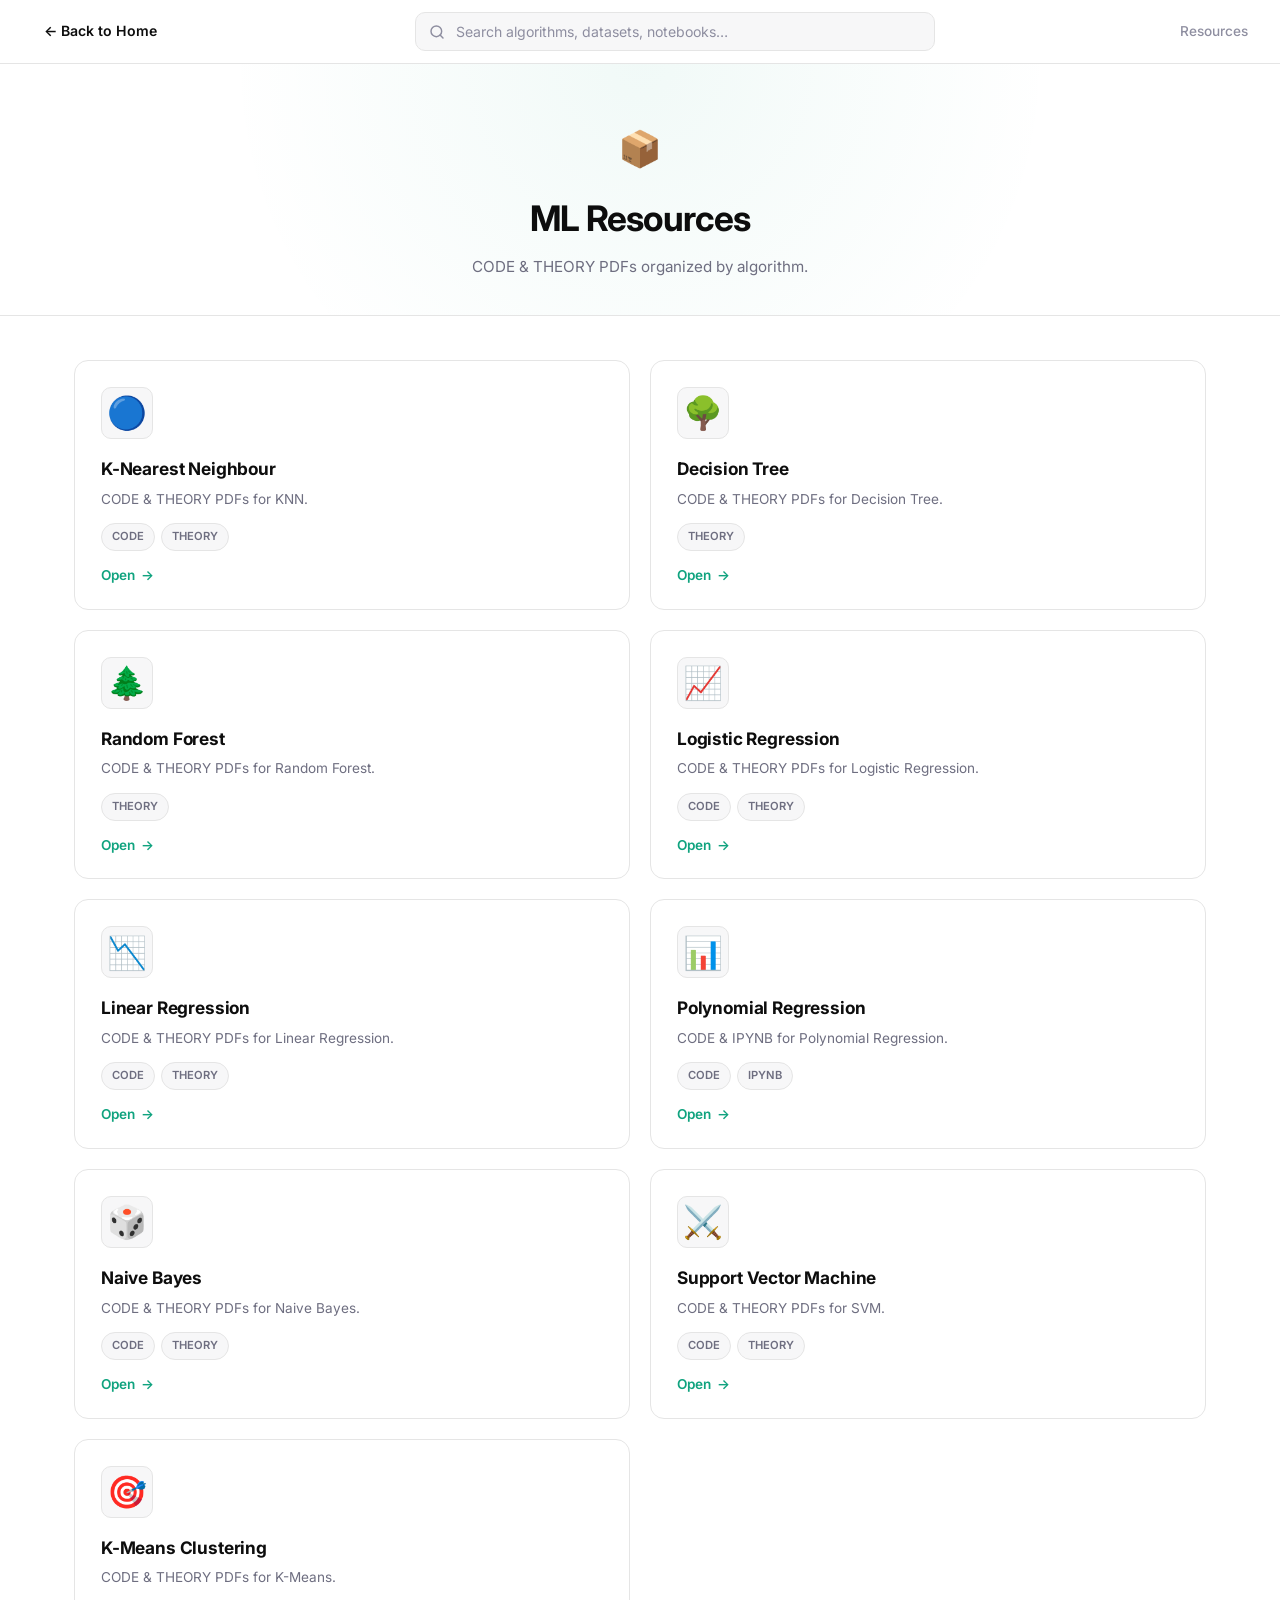
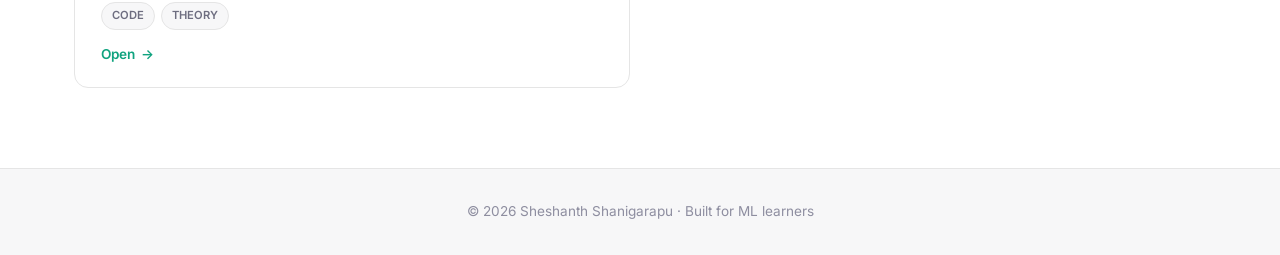
<file: resources.html>
<!DOCTYPE html>
<html lang="en">
<head>
<meta charset="UTF-8" />
<meta name="viewport" content="width=device-width, initial-scale=1.0" />
<title>Resources – Sheshanth Shanigarapu</title>
<link rel="stylesheet" href="styles.css" />
<link href="https://fonts.googleapis.com/css2?family=Inter:wght@400;500;600;700&display=swap" rel="stylesheet" />
</head>
<body>

<nav class="topnav">
  <a href="index.html" class="back-link">← Back to Home</a>
  <div class="search-wrap">
    <span class="search-icon">
      <svg width="16" height="16" viewBox="0 0 24 24" fill="none" stroke="currentColor" stroke-width="2.2" stroke-linecap="round" stroke-linejoin="round"><circle cx="11" cy="11" r="8"/><line x1="21" y1="21" x2="16.65" y2="16.65"/></svg>
    </span>
    <input type="search" class="search-input" placeholder="Search algorithms, datasets, notebooks…" autocomplete="off" />
    <div class="search-results"></div>
  </div>
  <span class="nav-title">Resources</span>
</nav>

<header class="page-header">
  <div class="page-header-icon">📦</div>
  <h1>ML Resources</h1>
  <p>CODE &amp; THEORY PDFs organized by algorithm.</p>
</header>

<main class="container">
  <div class="algo-select-grid">

    <a href="knn.html" class="algo-select-card">
      <div class="algo-select-icon">🔵</div>
      <h3>K-Nearest Neighbour</h3>
      <p>CODE &amp; THEORY PDFs for KNN.</p>
      <div class="algo-select-meta">
        <span class="meta-pill">CODE</span>
        <span class="meta-pill">THEORY</span>
      </div>
      <span class="algo-select-cta">Open <span class="arrow">→</span></span>
    </a>

    <a href="decision_tree.html" class="algo-select-card">
      <div class="algo-select-icon">🌳</div>
      <h3>Decision Tree</h3>
      <p>CODE &amp; THEORY PDFs for Decision Tree.</p>
      <div class="algo-select-meta">
        <span class="meta-pill">THEORY</span>
      </div>
      <span class="algo-select-cta">Open <span class="arrow">→</span></span>
    </a>

    <a href="random_forest.html" class="algo-select-card">
      <div class="algo-select-icon">🌲</div>
      <h3>Random Forest</h3>
      <p>CODE &amp; THEORY PDFs for Random Forest.</p>
      <div class="algo-select-meta">
        <span class="meta-pill">THEORY</span>
      </div>
      <span class="algo-select-cta">Open <span class="arrow">→</span></span>
    </a>

    <a href="logistic_regression.html" class="algo-select-card">
      <div class="algo-select-icon">📈</div>
      <h3>Logistic Regression</h3>
      <p>CODE &amp; THEORY PDFs for Logistic Regression.</p>
      <div class="algo-select-meta">
        <span class="meta-pill">CODE</span>
        <span class="meta-pill">THEORY</span>
      </div>
      <span class="algo-select-cta">Open <span class="arrow">→</span></span>
    </a>

    <a href="linear_regression.html" class="algo-select-card">
      <div class="algo-select-icon">📉</div>
      <h3>Linear Regression</h3>
      <p>CODE &amp; THEORY PDFs for Linear Regression.</p>
      <div class="algo-select-meta">
        <span class="meta-pill">CODE</span>
        <span class="meta-pill">THEORY</span>
      </div>
      <span class="algo-select-cta">Open <span class="arrow">→</span></span>
    </a>

    <a href="polynomial_regression.html" class="algo-select-card">
      <div class="algo-select-icon">📊</div>
      <h3>Polynomial Regression</h3>
      <p>CODE &amp; IPYNB for Polynomial Regression.</p>
      <div class="algo-select-meta">
        <span class="meta-pill">CODE</span>
        <span class="meta-pill">IPYNB</span>
      </div>
      <span class="algo-select-cta">Open <span class="arrow">→</span></span>
    </a>

    <a href="naive_bayes.html" class="algo-select-card">
      <div class="algo-select-icon">🎲</div>
      <h3>Naive Bayes</h3>
      <p>CODE &amp; THEORY PDFs for Naive Bayes.</p>
      <div class="algo-select-meta">
        <span class="meta-pill">CODE</span>
        <span class="meta-pill">THEORY</span>
      </div>
      <span class="algo-select-cta">Open <span class="arrow">→</span></span>
    </a>

    <a href="svm.html" class="algo-select-card">
      <div class="algo-select-icon">⚔️</div>
      <h3>Support Vector Machine</h3>
      <p>CODE &amp; THEORY PDFs for SVM.</p>
      <div class="algo-select-meta">
        <span class="meta-pill">CODE</span>
        <span class="meta-pill">THEORY</span>
      </div>
      <span class="algo-select-cta">Open <span class="arrow">→</span></span>
    </a>

    <a href="kmeans.html" class="algo-select-card">
      <div class="algo-select-icon">🎯</div>
      <h3>K-Means Clustering</h3>
      <p>CODE &amp; THEORY PDFs for K-Means.</p>
      <div class="algo-select-meta">
        <span class="meta-pill">CODE</span>
        <span class="meta-pill">THEORY</span>
      </div>
      <span class="algo-select-cta">Open <span class="arrow">→</span></span>
    </a>

  </div>
</main>

<footer class="footer"><p>© 2026 Sheshanth Shanigarapu · Built for ML learners</p></footer>
<script src="script.js"></script>
</body>
</html>
</file>
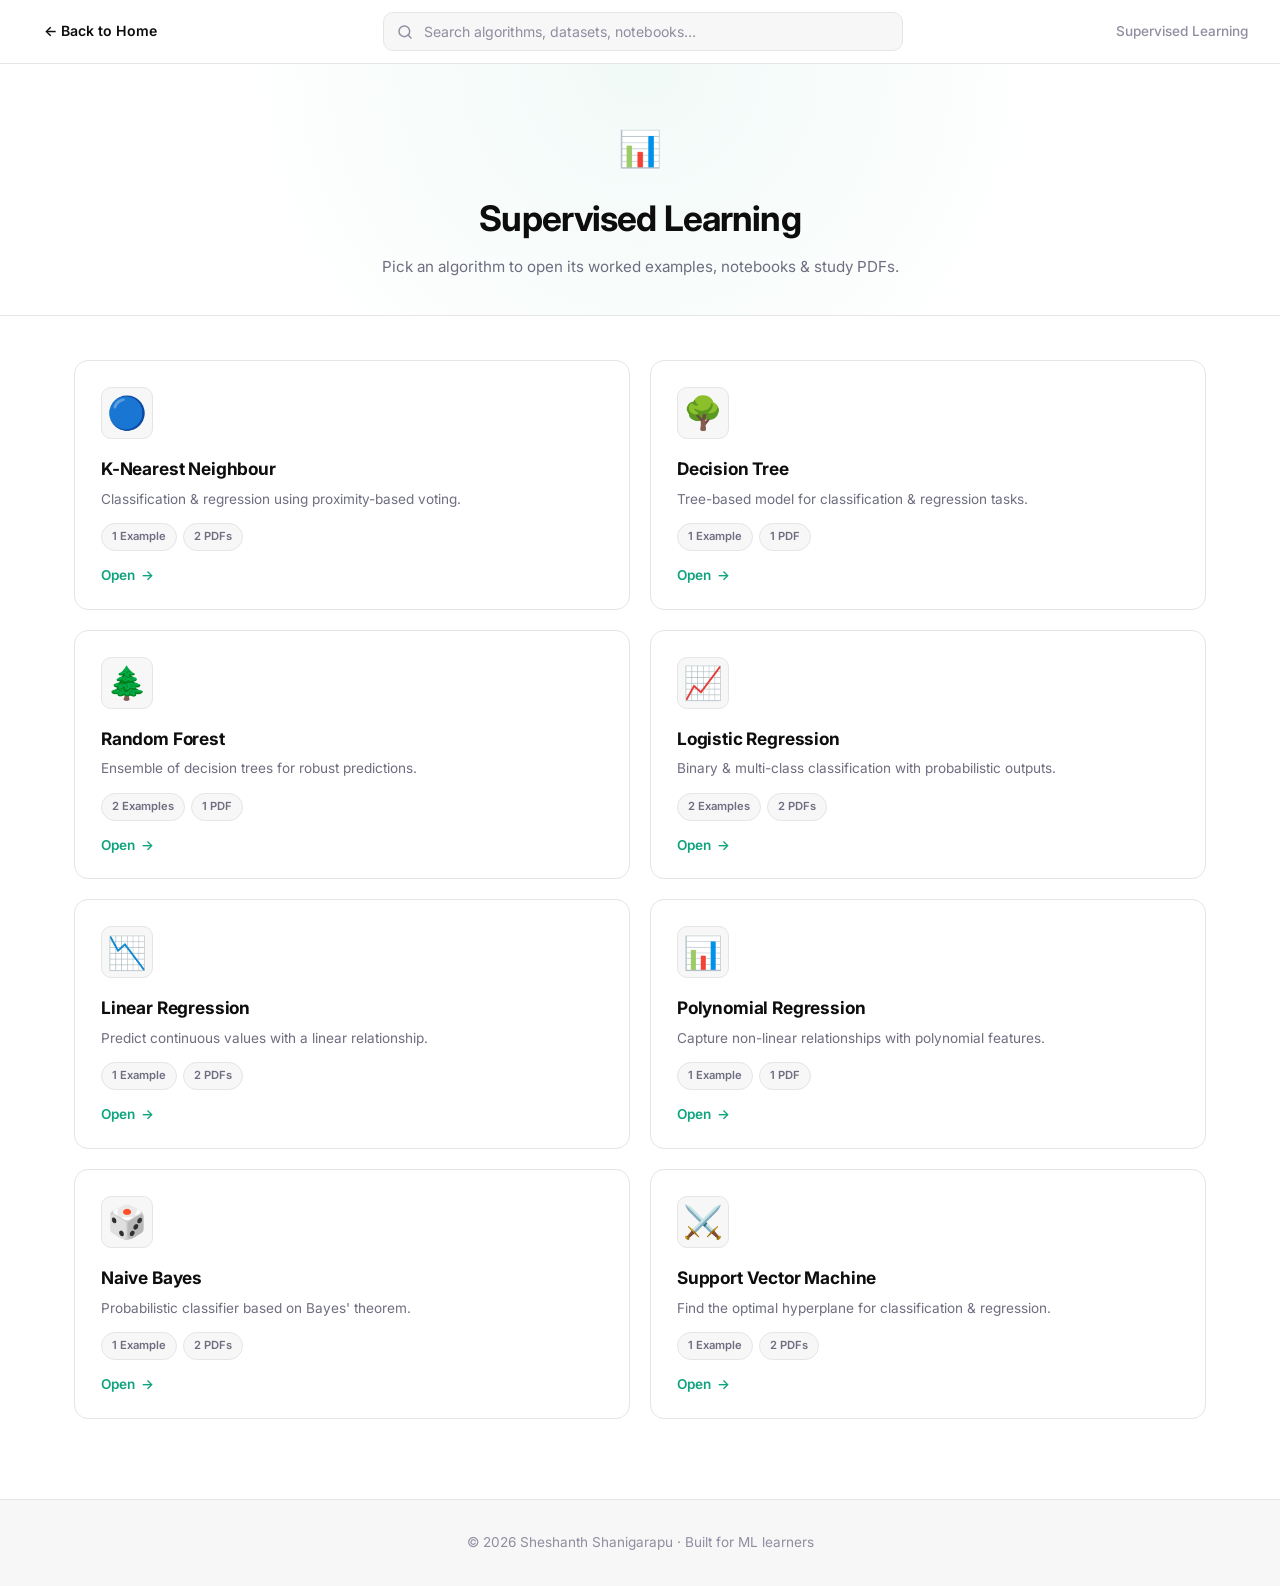
<file: supervised.html>
<!DOCTYPE html>
<html lang="en">
<head>
<meta charset="UTF-8" />
<meta name="viewport" content="width=device-width, initial-scale=1.0" />
<title>Supervised Learning – Sheshanth Shanigarapu</title>
<link rel="stylesheet" href="styles.css" />
<link href="https://fonts.googleapis.com/css2?family=Inter:wght@400;500;600;700&display=swap" rel="stylesheet" />
</head>
<body>

<nav class="topnav">
  <a href="index.html" class="back-link">← Back to Home</a>
  <div class="search-wrap">
    <span class="search-icon">
      <svg width="16" height="16" viewBox="0 0 24 24" fill="none" stroke="currentColor" stroke-width="2.2" stroke-linecap="round" stroke-linejoin="round"><circle cx="11" cy="11" r="8"/><line x1="21" y1="21" x2="16.65" y2="16.65"/></svg>
    </span>
    <input type="search" class="search-input" placeholder="Search algorithms, datasets, notebooks…" autocomplete="off" />
    <div class="search-results"></div>
  </div>
  <span class="nav-title">Supervised Learning</span>
</nav>

<header class="page-header">
  <div class="page-header-icon">📊</div>
  <h1>Supervised Learning</h1>
  <p>Pick an algorithm to open its worked examples, notebooks &amp; study PDFs.</p>
</header>

<main class="container">
  <div class="algo-select-grid">

    <a href="knn.html" class="algo-select-card">
      <div class="algo-select-icon">🔵</div>
      <h3>K-Nearest Neighbour</h3>
      <p>Classification &amp; regression using proximity-based voting.</p>
      <div class="algo-select-meta">
        <span class="meta-pill">1 Example</span>
        <span class="meta-pill">2 PDFs</span>
      </div>
      <span class="algo-select-cta">Open <span class="arrow">→</span></span>
    </a>

    <a href="decision_tree.html" class="algo-select-card">
      <div class="algo-select-icon">🌳</div>
      <h3>Decision Tree</h3>
      <p>Tree-based model for classification &amp; regression tasks.</p>
      <div class="algo-select-meta">
        <span class="meta-pill">1 Example</span>
        <span class="meta-pill">1 PDF</span>
      </div>
      <span class="algo-select-cta">Open <span class="arrow">→</span></span>
    </a>

    <a href="random_forest.html" class="algo-select-card">
      <div class="algo-select-icon">🌲</div>
      <h3>Random Forest</h3>
      <p>Ensemble of decision trees for robust predictions.</p>
      <div class="algo-select-meta">
        <span class="meta-pill">2 Examples</span>
        <span class="meta-pill">1 PDF</span>
      </div>
      <span class="algo-select-cta">Open <span class="arrow">→</span></span>
    </a>

    <a href="logistic_regression.html" class="algo-select-card">
      <div class="algo-select-icon">📈</div>
      <h3>Logistic Regression</h3>
      <p>Binary &amp; multi-class classification with probabilistic outputs.</p>
      <div class="algo-select-meta">
        <span class="meta-pill">2 Examples</span>
        <span class="meta-pill">2 PDFs</span>
      </div>
      <span class="algo-select-cta">Open <span class="arrow">→</span></span>
    </a>

    <a href="linear_regression.html" class="algo-select-card">
      <div class="algo-select-icon">📉</div>
      <h3>Linear Regression</h3>
      <p>Predict continuous values with a linear relationship.</p>
      <div class="algo-select-meta">
        <span class="meta-pill">1 Example</span>
        <span class="meta-pill">2 PDFs</span>
      </div>
      <span class="algo-select-cta">Open <span class="arrow">→</span></span>
    </a>

    <a href="polynomial_regression.html" class="algo-select-card">
      <div class="algo-select-icon">📊</div>
      <h3>Polynomial Regression</h3>
      <p>Capture non-linear relationships with polynomial features.</p>
      <div class="algo-select-meta">
        <span class="meta-pill">1 Example</span>
        <span class="meta-pill">1 PDF</span>
      </div>
      <span class="algo-select-cta">Open <span class="arrow">→</span></span>
    </a>

    <a href="naive_bayes.html" class="algo-select-card">
      <div class="algo-select-icon">🎲</div>
      <h3>Naive Bayes</h3>
      <p>Probabilistic classifier based on Bayes' theorem.</p>
      <div class="algo-select-meta">
        <span class="meta-pill">1 Example</span>
        <span class="meta-pill">2 PDFs</span>
      </div>
      <span class="algo-select-cta">Open <span class="arrow">→</span></span>
    </a>

    <a href="svm.html" class="algo-select-card">
      <div class="algo-select-icon">⚔️</div>
      <h3>Support Vector Machine</h3>
      <p>Find the optimal hyperplane for classification &amp; regression.</p>
      <div class="algo-select-meta">
        <span class="meta-pill">1 Example</span>
        <span class="meta-pill">2 PDFs</span>
      </div>
      <span class="algo-select-cta">Open <span class="arrow">→</span></span>
    </a>

  </div>
</main>

<footer class="footer"><p>© 2026 Sheshanth Shanigarapu · Built for ML learners</p></footer>
<script src="script.js"></script>
</body>
</html>
</file>
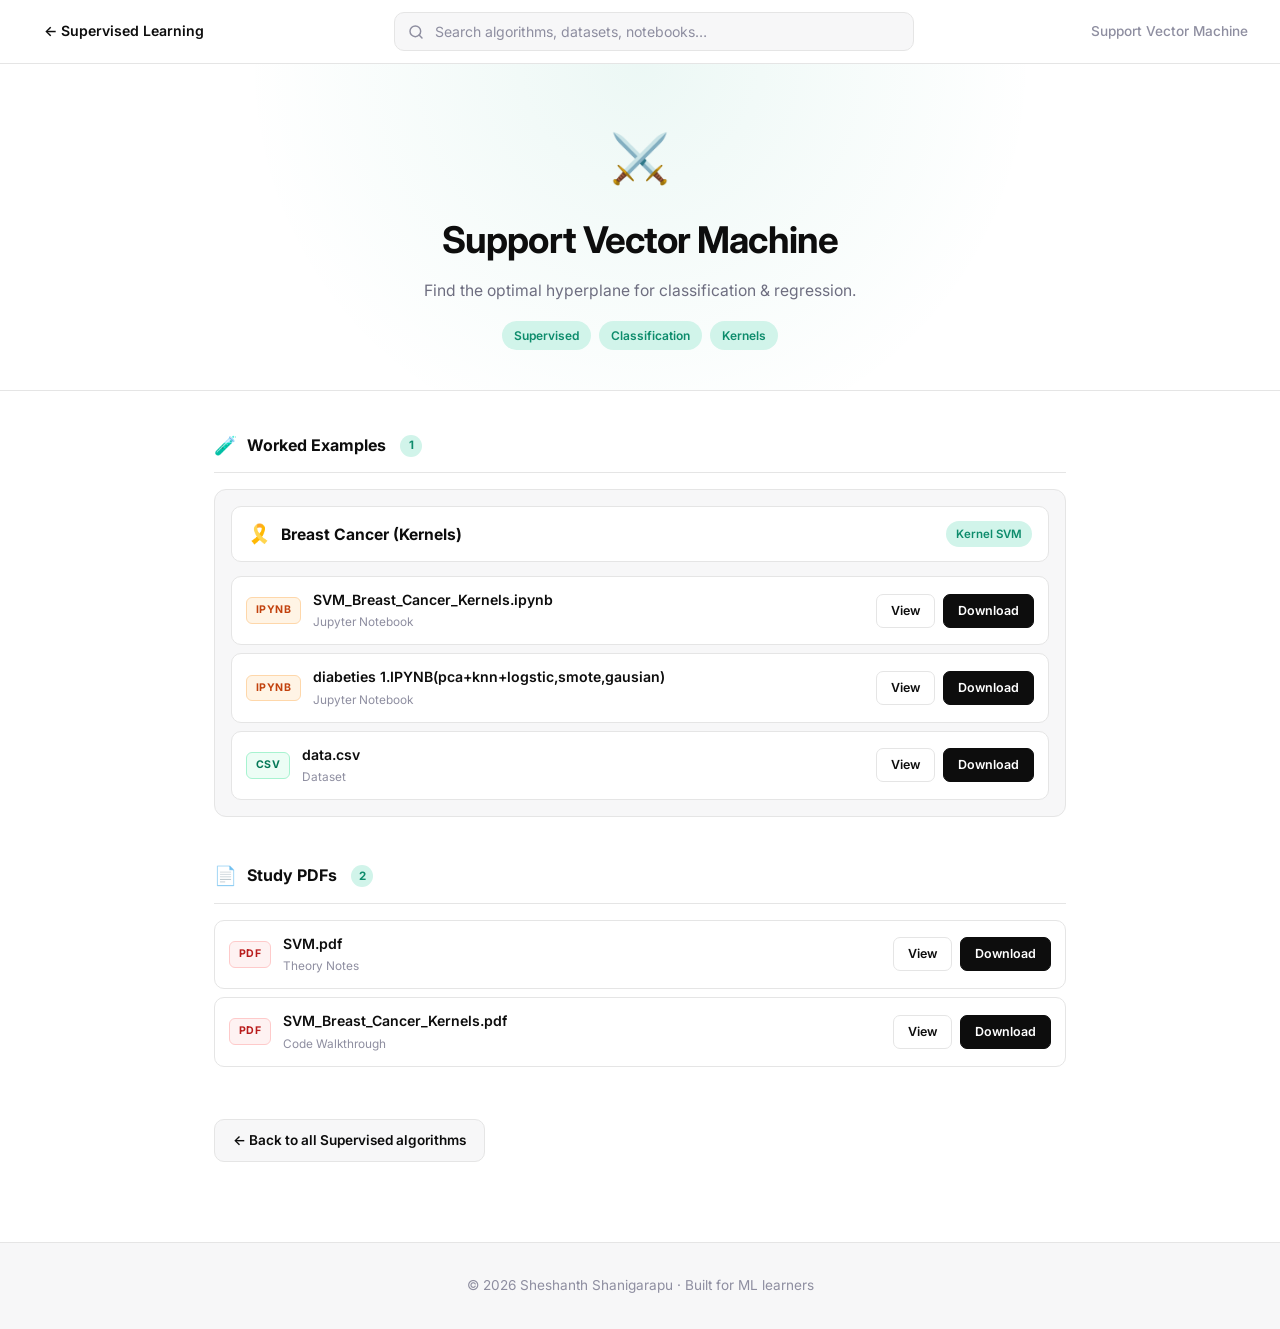
<file: svm.html>
<!DOCTYPE html>
<html lang="en">
<head>
<meta charset="UTF-8" />
<meta name="viewport" content="width=device-width, initial-scale=1.0" />
<title>Support Vector Machine – Sheshanth Shanigarapu</title>
<link rel="stylesheet" href="styles.css" />
<link href="https://fonts.googleapis.com/css2?family=Inter:wght@400;500;600;700&display=swap" rel="stylesheet" />
</head>
<body>

<nav class="topnav">
  <a href="supervised.html" class="back-link">← Supervised Learning</a>
  <div class="search-wrap">
    <span class="search-icon"><svg width="16" height="16" viewBox="0 0 24 24" fill="none" stroke="currentColor" stroke-width="2.2" stroke-linecap="round" stroke-linejoin="round"><circle cx="11" cy="11" r="8"/><line x1="21" y1="21" x2="16.65" y2="16.65"/></svg></span>
    <input type="search" class="search-input" placeholder="Search algorithms, datasets, notebooks…" autocomplete="off" />
    <div class="search-results"></div>
  </div>
  <span class="nav-title">Support Vector Machine</span>
</nav>

<header class="algo-hero">
  <div class="algo-hero-icon">⚔️</div>
  <h1>Support Vector Machine</h1>
  <p>Find the optimal hyperplane for classification &amp; regression.</p>
  <div class="algo-hero-tags">
    <span class="tag-pill">Supervised</span>
    <span class="tag-pill">Classification</span>
    <span class="tag-pill">Kernels</span>
  </div>
</header>

<main class="container algo-container">

  <section class="algo-section">
    <h2 class="algo-section-title">
      <span class="algo-section-icon">🧪</span> Worked Examples
      <span class="subsection-count">1</span>
    </h2>

    <div class="example">
      <div class="example-header">
        <div class="example-header-left">
          <span class="example-icon">🎗️</span>
          <span class="example-name">Breast Cancer (Kernels)</span>
        </div>
        <span class="example-badge">Kernel SVM</span>
      </div>
      <div class="file-list">
        <div class="file-row">
          <div class="file-info"><span class="file-badge badge-ipynb">IPYNB</span>
            <div><div class="file-name">SVM_Breast_Cancer_Kernels.ipynb</div><div class="file-desc">Jupyter Notebook</div></div>
          </div>
          <div class="file-actions">
            <a href="https://github.com/shanigarapusheshanth2007-wq/sheshanth/blob/ML_RESOURCES/RESOURCES/ipynb%20files/SVM_Breast_Cancer_Kernels.ipynb" class="act act-view" target="_blank" rel="noopener">View</a>
            <a href="https://github.com/shanigarapusheshanth2007-wq/sheshanth/raw/ML_RESOURCES/RESOURCES/ipynb%20files/SVM_Breast_Cancer_Kernels.ipynb" class="act act-download" target="_blank" rel="noopener">Download</a>
          </div>
        </div>
        <!-- new one  -->
         <div class="file-row">
          <div class="file-info">
            <span class="file-badge badge-ipynb">IPYNB</span>
            <div><div class="file-name">diabeties 1.IPYNB(pca+knn+logstic,smote,gausian)</div><div class="file-desc">Jupyter Notebook</div></div>
          </div>
          <div class="file-actions">
            <a href="https://github.com/shanigarapusheshanth2007-wq/sheshanth/blob/main/DIABETIES/diabeties2.ipynb" class="act act-view" target="_blank" rel="noopener">View</a>
            <a href="https://github.com/shanigarapusheshanth2007-wq/sheshanth/blob/main/DIABETIES/diabeties2.ipynb" class="act act-download" target="_blank" rel="noopener">Download</a>
          </div>
        </div>
        <!--  -->
        <div class="file-row">
          <div class="file-info"><span class="file-badge badge-csv">CSV</span>
            <div><div class="file-name">data.csv</div><div class="file-desc">Dataset</div></div>
          </div>
          <div class="file-actions">
            <a href="https://github.com/shanigarapusheshanth2007-wq/sheshanth/blob/main/BREAST_CANCER/data.csv" class="act act-view" target="_blank" rel="noopener">View</a>
            <a href="https://github.com/shanigarapusheshanth2007-wq/sheshanth/raw/main/BREAST_CANCER/data.csv" class="act act-download" target="_blank" rel="noopener">Download</a>
          </div>
        </div>
      </div>
    </div>
  </section>

  <section class="algo-section">
    <h2 class="algo-section-title">
      <span class="algo-section-icon">📄</span> Study PDFs
      <span class="subsection-count">2</span>
    </h2>
    <div class="file-list">
      <div class="file-row">
        <div class="file-info"><span class="file-badge badge-pdf">PDF</span>
          <div><div class="file-name">SVM.pdf</div><div class="file-desc">Theory Notes</div></div>
        </div>
        <div class="file-actions">
          <a href="https://github.com/shanigarapusheshanth2007-wq/sheshanth/blob/ML_RESOURCES/RESOURCES/THEORY/SVM.pdf" class="act act-view" target="_blank" rel="noopener">View</a>
          <a href="https://github.com/shanigarapusheshanth2007-wq/sheshanth/raw/ML_RESOURCES/RESOURCES/THEORY/SVM.pdf" class="act act-download" target="_blank" rel="noopener">Download</a>
        </div>
      </div>
      <div class="file-row">
        <div class="file-info"><span class="file-badge badge-pdf">PDF</span>
          <div><div class="file-name">SVM_Breast_Cancer_Kernels.pdf</div><div class="file-desc">Code Walkthrough</div></div>
        </div>
        <div class="file-actions">
          <a href="https://github.com/shanigarapusheshanth2007-wq/sheshanth/blob/ML_RESOURCES/RESOURCES/CODE/SVM_Breast_Cancer_Kernels.pdf" class="act act-view" target="_blank" rel="noopener">View</a>
          <a href="https://github.com/shanigarapusheshanth2007-wq/sheshanth/raw/ML_RESOURCES/RESOURCES/CODE/SVM_Breast_Cancer_Kernels.pdf" class="act act-download" target="_blank" rel="noopener">Download</a>
        </div>
      </div>
    </div>
  </section>

  <a href="supervised.html" class="back-to-list">← Back to all Supervised algorithms</a>
</main>

<footer class="footer"><p>© 2026 Sheshanth Shanigarapu · Built for ML learners</p></footer>
<script src="script.js"></script>
</body>
</html>
</file>
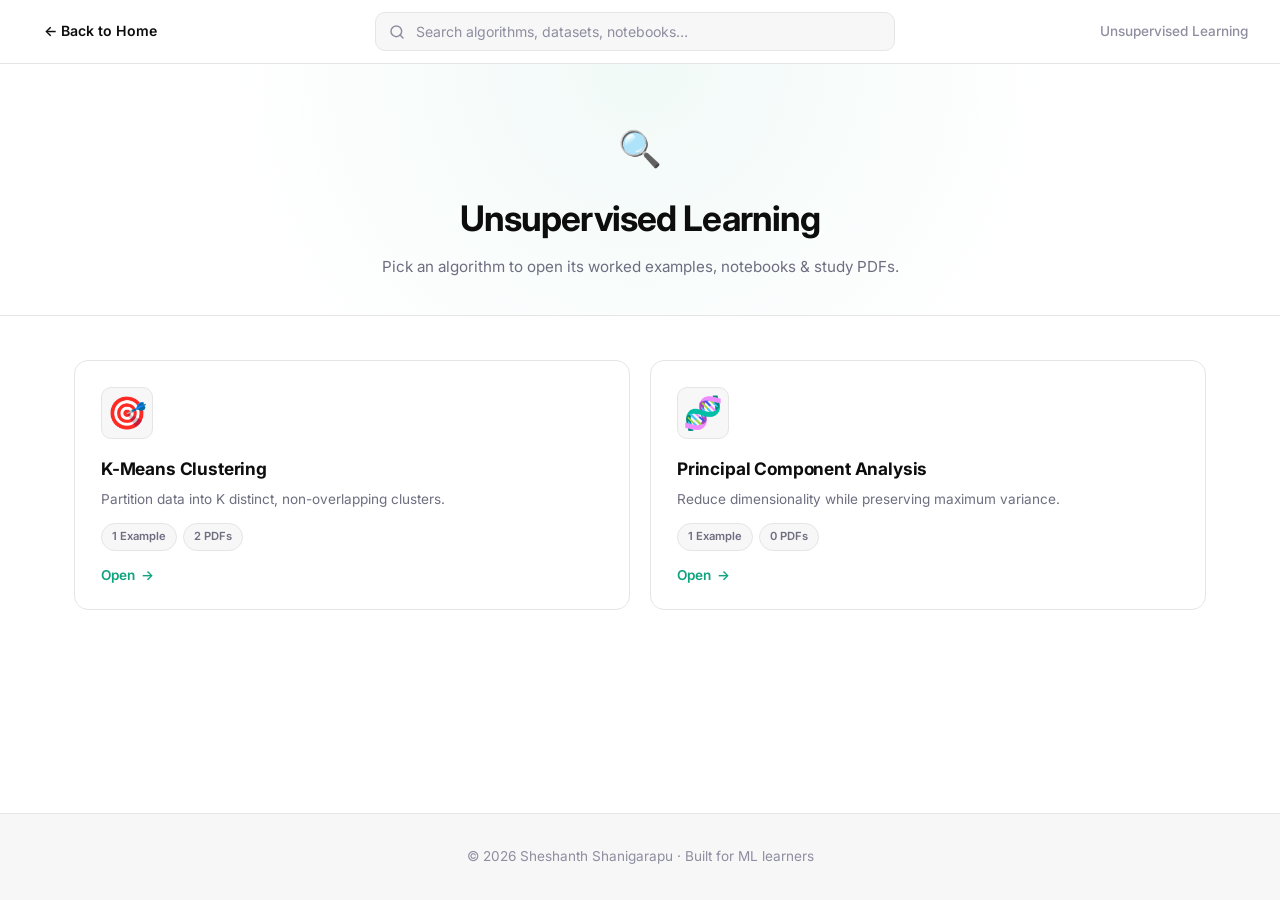
<file: unsupervised.html>
<!DOCTYPE html>
<html lang="en">
<head>
<meta charset="UTF-8" />
<meta name="viewport" content="width=device-width, initial-scale=1.0" />
<title>Unsupervised Learning – Sheshanth Shanigarapu</title>
<link rel="stylesheet" href="styles.css" />
<link href="https://fonts.googleapis.com/css2?family=Inter:wght@400;500;600;700&display=swap" rel="stylesheet" />
</head>
<body>

<nav class="topnav">
  <a href="index.html" class="back-link">← Back to Home</a>
  <div class="search-wrap">
    <span class="search-icon">
      <svg width="16" height="16" viewBox="0 0 24 24" fill="none" stroke="currentColor" stroke-width="2.2" stroke-linecap="round" stroke-linejoin="round"><circle cx="11" cy="11" r="8"/><line x1="21" y1="21" x2="16.65" y2="16.65"/></svg>
    </span>
    <input type="search" class="search-input" placeholder="Search algorithms, datasets, notebooks…" autocomplete="off" />
    <div class="search-results"></div>
  </div>
  <span class="nav-title">Unsupervised Learning</span>
</nav>

<header class="page-header">
  <div class="page-header-icon">🔍</div>
  <h1>Unsupervised Learning</h1>
  <p>Pick an algorithm to open its worked examples, notebooks &amp; study PDFs.</p>
</header>

<main class="container">
  <div class="algo-select-grid">

    <a href="kmeans.html" class="algo-select-card">
      <div class="algo-select-icon">🎯</div>
      <h3>K-Means Clustering</h3>
      <p>Partition data into K distinct, non-overlapping clusters.</p>
      <div class="algo-select-meta">
        <span class="meta-pill">1 Example</span>
        <span class="meta-pill">2 PDFs</span>
      </div>
      <span class="algo-select-cta">Open <span class="arrow">→</span></span>
    </a>

    <a href="pca.html" class="algo-select-card">
      <div class="algo-select-icon">🧬</div>
      <h3>Principal Component Analysis</h3>
      <p>Reduce dimensionality while preserving maximum variance.</p>
      <div class="algo-select-meta">
        <span class="meta-pill">1 Example</span>
        <span class="meta-pill">0 PDFs</span>
      </div>
      <span class="algo-select-cta">Open <span class="arrow">→</span></span>
    </a>

  </div>
</main>

<footer class="footer"><p>© 2026 Sheshanth Shanigarapu · Built for ML learners</p></footer>
<script src="script.js"></script>
</body>
</html>
</file>
<file: styles.css>
/* ═══════════════════════════════════════════
   RESET & TOKENS
   ═══════════════════════════════════════════ */
*, *::before, *::after { margin: 0; padding: 0; box-sizing: border-box; }

:root {
  --bg: #ffffff;
  --bg-soft: #f7f7f8;
  --bg-hover: #ececf1;
  --border: #e5e5e5;
  --border-strong: #d5d5d8;
  --text: #0d0d0d;
  --text-muted: #6e6e80;
  --text-subtle: #8e8ea0;
  --accent: #10a37f;
  --accent-hover: #0d8c6c;
  --accent-soft: #d1f4ea;
  --primary: #0d0d0d;
  --primary-hover: #2d2d2d;
  --radius: 14px;
  --radius-md: 12px;
  --radius-sm: 10px;
  --shadow-xs: 0 1px 2px rgba(0,0,0,0.04);
  --shadow-sm: 0 2px 6px rgba(0,0,0,0.05);
  --shadow-md: 0 4px 14px rgba(0,0,0,0.07);
  --shadow-lg: 0 10px 32px rgba(0,0,0,0.10);
}

html { scroll-behavior: smooth; }

body {
  font-family: 'Inter', -apple-system, BlinkMacSystemFont, 'Segoe UI', sans-serif;
  background: var(--bg);
  color: var(--text);
  line-height: 1.6;
  min-height: 100vh;
  display: flex;
  flex-direction: column;
  -webkit-font-smoothing: antialiased;
  -moz-osx-font-smoothing: grayscale;
}

main { flex: 1; }
a { color: inherit; text-decoration: none; }

/* ═══════════════════════════════════════════
   TOP NAV + BRAND
   ═══════════════════════════════════════════ */
.topnav {
  display: flex;
  align-items: center;
  justify-content: space-between;
  padding: 12px 32px;
  gap: 16px;
  border-bottom: 1px solid var(--border);
  background: rgba(255,255,255,0.9);
  backdrop-filter: saturate(180%) blur(14px);
  -webkit-backdrop-filter: saturate(180%) blur(14px);
  position: sticky;
  top: 0;
  z-index: 100;
}

.brand {
  font-weight: 700;
  font-size: 0.95rem;
  color: var(--text);
  letter-spacing: -0.01em;
  white-space: nowrap;
}

.back-link {
  color: var(--text);
  font-weight: 600;
  font-size: 0.88rem;
  padding: 6px 12px;
  border-radius: 8px;
  transition: background 0.15s ease;
  white-space: nowrap;
}

.back-link:hover { background: var(--bg-soft); }

.nav-title {
  color: var(--text-subtle);
  font-size: 0.85rem;
  font-weight: 500;
  white-space: nowrap;
}

/* ═══════════════════════════════════════════
   SEARCH
   ═══════════════════════════════════════════ */
.search-wrap {
  position: relative;
  flex: 1;
  max-width: 520px;
  margin: 0 auto;
}

.search-icon {
  position: absolute;
  left: 14px;
  top: 50%;
  transform: translateY(-50%);
  color: var(--text-subtle);
  pointer-events: none;
  display: flex;
  align-items: center;
}

.search-input {
  width: 100%;
  padding: 10px 16px 10px 40px;
  background: var(--bg-soft);
  border: 1px solid var(--border);
  border-radius: 10px;
  font-size: 0.88rem;
  color: var(--text);
  font-family: inherit;
  outline: none;
  transition: all 0.18s ease;
}

.search-input::placeholder { color: var(--text-subtle); }

.search-input:focus {
  background: var(--bg);
  border-color: var(--accent);
  box-shadow: 0 0 0 3px var(--accent-soft);
}

.search-input::-webkit-search-cancel-button { -webkit-appearance: none; }

.search-results {
  position: absolute;
  top: calc(100% + 8px);
  left: 0;
  right: 0;
  background: var(--bg);
  border: 1px solid var(--border);
  border-radius: 12px;
  box-shadow: var(--shadow-lg);
  max-height: 440px;
  overflow-y: auto;
  z-index: 200;
  display: none;
  padding: 6px;
}

.search-results.active { display: block; }

.search-empty {
  padding: 24px;
  text-align: center;
  color: var(--text-subtle);
  font-size: 0.85rem;
}

.search-item {
  display: flex;
  align-items: center;
  gap: 10px;
  padding: 10px 12px;
  border-radius: 8px;
  cursor: pointer;
  transition: background 0.12s ease;
  text-decoration: none;
  color: inherit;
}

.search-item:hover,
.search-item.active { background: var(--bg-soft); }

.search-item-badge {
  padding: 3px 8px;
  border-radius: 6px;
  font-size: 0.62rem;
  font-weight: 700;
  letter-spacing: 0.04em;
  white-space: nowrap;
  flex-shrink: 0;
  text-transform: uppercase;
}

.search-item-info { min-width: 0; flex: 1; }

.search-item-name {
  font-size: 0.86rem;
  font-weight: 600;
  color: var(--text);
  white-space: nowrap;
  overflow: hidden;
  text-overflow: ellipsis;
}

.search-item-name mark {
  background: rgba(16,163,127,0.22);
  color: inherit;
  padding: 0 2px;
  border-radius: 3px;
}

.search-item-context {
  font-size: 0.72rem;
  color: var(--text-subtle);
  white-space: nowrap;
  overflow: hidden;
  text-overflow: ellipsis;
  margin-top: 1px;
}

/* ═══════════════════════════════════════════
   HERO (Home)
   ═══════════════════════════════════════════ */
.hero {
  position: relative;
  padding: 80px 24px 60px;
  text-align: center;
  background:
    radial-gradient(circle at 15% 20%, rgba(16,163,127,0.06) 0%, transparent 45%),
    radial-gradient(circle at 85% 30%, rgba(88,166,255,0.05) 0%, transparent 45%),
    var(--bg);
  border-bottom: 1px solid var(--border);
}

.hero-inner { max-width: 720px; margin: 0 auto; }

.avatar {
  width: 84px;
  height: 84px;
  border-radius: 50%;
  background: var(--primary);
  color: #fff;
  display: flex;
  align-items: center;
  justify-content: center;
  font-size: 1.7rem;
  font-weight: 700;
  letter-spacing: 0.02em;
  margin: 0 auto 22px;
  box-shadow: 0 4px 20px rgba(13, 13, 13, 0.15);
  overflow: hidden;           /* ← NEW: keeps image inside the circle */
}

.avatar img {
  width: 100%;                /* ← NEW: fills the circle */
  height: 100%;
  object-fit: cover;          /* ← NEW: crops nicely without stretching */
  display: block;
}

.hero h1 {
  font-size: clamp(1.9rem, 4vw, 2.6rem);
  font-weight: 700; letter-spacing: -0.025em;
  color: var(--text); margin-bottom: 10px;
}

.hero-tagline {
  font-size: 1.05rem; font-weight: 500;
  color: var(--text-muted); margin-bottom: 6px;
}

.hero-sub {
  font-size: 0.95rem; color: var(--text-subtle);
  max-width: 520px; margin: 0 auto 32px;
}

.hero-actions {
  display: flex; flex-wrap: wrap;
  justify-content: center; gap: 12px;
}

/* ═══════════════════════════════════════════
   BUTTONS
   ═══════════════════════════════════════════ */
.btn {
  display: inline-flex; align-items: center; gap: 8px;
  padding: 11px 22px; border-radius: 10px;
  font-size: 0.9rem; font-weight: 600; cursor: pointer;
  transition: all 0.18s ease;
  border: 1px solid transparent;
  white-space: nowrap;
}

.btn-primary {
  background: var(--primary); color: #fff;
  box-shadow: var(--shadow-xs);
}

.btn-primary:hover {
  background: var(--primary-hover);
  transform: translateY(-1px);
  box-shadow: var(--shadow-sm);
}

.btn-ghost {
  background: var(--bg); color: var(--text);
  border-color: var(--border);
}

.btn-ghost:hover {
  background: var(--bg-soft);
  border-color: var(--border-strong);
  transform: translateY(-1px);
}

/* ═══════════════════════════════════════════
   PAGE HEADER (Hub pages)
   ═══════════════════════════════════════════ */
.page-header {
  text-align: center;
  padding: 56px 24px 36px;
  background:
    radial-gradient(circle at 50% 0%, rgba(16,163,127,0.06) 0%, transparent 60%),
    var(--bg);
  border-bottom: 1px solid var(--border);
}

.page-header-icon {
  font-size: 2.2rem; margin-bottom: 14px; display: inline-block;
}

.page-header h1 {
  font-size: clamp(1.6rem, 3.5vw, 2.2rem);
  font-weight: 700; letter-spacing: -0.025em;
  color: var(--text); margin-bottom: 8px;
}

.page-header p { color: var(--text-muted); font-size: 0.95rem; }

/* ═══════════════════════════════════════════
   ALGO HERO (Individual algorithm pages)
   ═══════════════════════════════════════════ */
.algo-hero {
  text-align: center;
  padding: 56px 24px 40px;
  background:
    radial-gradient(circle at 50% 0%, rgba(16,163,127,0.08) 0%, transparent 55%),
    var(--bg);
  border-bottom: 1px solid var(--border);
}

.algo-hero-icon {
  font-size: 3rem; margin-bottom: 14px; display: inline-block;
}

.algo-hero h1 {
  font-size: clamp(1.7rem, 3.8vw, 2.3rem);
  font-weight: 700; letter-spacing: -0.025em;
  color: var(--text); margin-bottom: 8px;
}

.algo-hero p {
  color: var(--text-muted); font-size: 0.98rem;
  max-width: 620px; margin: 0 auto 18px;
}

.algo-hero-tags {
  display: flex; flex-wrap: wrap;
  justify-content: center; gap: 8px;
}

.tag-pill {
  padding: 5px 12px;
  background: var(--accent-soft);
  color: var(--accent-hover);
  border-radius: 100px;
  font-size: 0.75rem;
  font-weight: 600;
}

/* ═══════════════════════════════════════════
   CONTAINER
   ═══════════════════════════════════════════ */
.container {
  width: 100%;
  max-width: 1180px;
  margin: 0 auto;
  padding: 0 24px 80px;
}

.algo-container {
  max-width: 900px;
  padding-top: 40px;
}

.section-head {
  text-align: center;
  margin: 64px 0 40px;
}

.section-head h2 {
  font-size: 1.6rem; font-weight: 700;
  letter-spacing: -0.02em; color: var(--text);
  margin-bottom: 8px;
}

.section-head p { color: var(--text-muted); font-size: 0.95rem; }

/* ═══════════════════════════════════════════
   CATEGORY GRID (Home)
   ═══════════════════════════════════════════ */
.category-grid {
  display: grid;
  grid-template-columns: repeat(auto-fit, minmax(290px, 1fr));
  gap: 20px;
  max-width: 1060px;
  margin: 0 auto;
}

.category-card {
  position: relative;
  display: flex; flex-direction: column;
  padding: 32px 28px;
  background: var(--bg);
  border: 1px solid var(--border);
  border-radius: var(--radius);
  transition: all 0.22s ease;
  cursor: pointer;
  overflow: hidden;
}

.category-card:hover {
  border-color: var(--border-strong);
  transform: translateY(-3px);
  box-shadow: var(--shadow-md);
}

.category-icon { font-size: 2rem; margin-bottom: 18px; display: inline-block; }

.category-card h3 {
  font-size: 1.2rem; font-weight: 700;
  letter-spacing: -0.01em; color: var(--text);
  margin-bottom: 8px;
}

.category-card p {
  color: var(--text-muted);
  font-size: 0.9rem; margin-bottom: 24px; flex-grow: 1;
}

.category-cta {
  display: inline-flex; align-items: center; gap: 6px;
  color: var(--accent); font-weight: 600; font-size: 0.88rem;
}

.category-cta .arrow { transition: transform 0.2s ease; }
.category-card:hover .arrow { transform: translateX(4px); }

/* ═══════════════════════════════════════════
   ALGORITHM SELECT GRID (Hub pages)
   ═══════════════════════════════════════════ */
.algo-select-grid {
  display: grid;
  grid-template-columns: repeat(2, minmax(0, 1fr));
  gap: 20px;
  padding-top: 44px;
}

.algo-select-card {
  position: relative;
  display: flex; flex-direction: column;
  padding: 26px 26px 22px;
  background: var(--bg);
  border: 1px solid var(--border);
  border-radius: var(--radius);
  transition: all 0.22s ease;
  cursor: pointer;
  overflow: hidden;
  min-height: 200px;
}

.algo-select-card::before {
  content: '';
  position: absolute;
  top: 0; left: 0; right: 0; height: 3px;
  background: linear-gradient(90deg, var(--accent), #34d399);
  opacity: 0;
  transition: opacity 0.22s ease;
}

.algo-select-card:hover {
  border-color: var(--border-strong);
  transform: translateY(-3px);
  box-shadow: var(--shadow-md);
}

.algo-select-card:hover::before { opacity: 1; }

.algo-select-icon {
  font-size: 2rem;
  width: 52px; height: 52px;
  display: flex; align-items: center; justify-content: center;
  background: var(--bg-soft);
  border: 1px solid var(--border);
  border-radius: var(--radius-sm);
  margin-bottom: 16px;
  flex-shrink: 0;
}

.algo-select-card h3 {
  font-size: 1.08rem; font-weight: 700;
  letter-spacing: -0.01em; color: var(--text);
  margin-bottom: 6px;
}

.algo-select-card p {
  color: var(--text-muted);
  font-size: 0.85rem;
  line-height: 1.5;
  flex-grow: 1;
  margin-bottom: 14px;
}

.algo-select-meta {
  display: flex; flex-wrap: wrap; gap: 6px;
  margin-bottom: 14px;
}

.meta-pill {
  padding: 4px 10px;
  background: var(--bg-soft);
  border: 1px solid var(--border);
  border-radius: 100px;
  font-size: 0.7rem;
  font-weight: 600;
  color: var(--text-muted);
}

.algo-select-cta {
  display: inline-flex; align-items: center; gap: 6px;
  color: var(--accent);
  font-weight: 600;
  font-size: 0.85rem;
}

.algo-select-cta .arrow { transition: transform 0.2s ease; }
.algo-select-card:hover .arrow { transform: translateX(4px); }

/* ═══════════════════════════════════════════
   ALGORITHM PAGE SECTIONS
   ═══════════════════════════════════════════ */
.algo-section {
  margin-bottom: 44px;
}

.algo-section:last-of-type { margin-bottom: 32px; }

.algo-section-title {
  display: flex;
  align-items: center;
  gap: 10px;
  font-size: 1rem;
  font-weight: 700;
  color: var(--text);
  margin-bottom: 16px;
  padding-bottom: 12px;
  border-bottom: 1px solid var(--border);
}

.algo-section-icon { font-size: 1.15rem; }

.subsection-count {
  display: inline-flex;
  align-items: center;
  justify-content: center;
  min-width: 22px;
  height: 22px;
  padding: 0 7px;
  background: var(--accent-soft);
  color: var(--accent-hover);
  border-radius: 100px;
  font-size: 0.72rem;
  font-weight: 700;
  margin-left: 4px;
}

/* ─── Example Block ─── */
.example {
  background: var(--bg-soft);
  border: 1px solid var(--border);
  border-radius: var(--radius-md);
  padding: 16px;
  margin-bottom: 16px;
}

.example:last-child { margin-bottom: 0; }

.example-header {
  display: flex;
  align-items: center;
  justify-content: space-between;
  gap: 12px;
  padding: 12px 16px;
  background: var(--bg);
  border: 1px solid var(--border);
  border-radius: var(--radius-sm);
  margin-bottom: 14px;
}

.example-header-left {
  display: flex; align-items: center; gap: 10px;
  min-width: 0;
}

.example-icon { font-size: 1.15rem; flex-shrink: 0; }

.example-name {
  font-size: 0.98rem;
  font-weight: 700;
  color: var(--text);
  white-space: nowrap;
  overflow: hidden;
  text-overflow: ellipsis;
}

.example-badge {
  padding: 4px 10px;
  font-size: 0.72rem;
  font-weight: 600;
  color: var(--accent-hover);
  background: var(--accent-soft);
  border-radius: 100px;
  white-space: nowrap;
  flex-shrink: 0;
}

/* ─── File List ─── */
.file-list {
  display: flex;
  flex-direction: column;
  gap: 8px;
}

.file-row {
  display: flex;
  align-items: center;
  justify-content: space-between;
  gap: 14px;
  padding: 12px 14px;
  background: var(--bg);
  border: 1px solid var(--border);
  border-radius: var(--radius-sm);
  transition: all 0.18s ease;
}

.file-row:hover {
  border-color: var(--border-strong);
  box-shadow: var(--shadow-xs);
}

.file-info {
  display: flex;
  align-items: center;
  gap: 12px;
  min-width: 0;
  flex: 1;
}

.file-badge {
  display: inline-flex;
  align-items: center;
  justify-content: center;
  padding: 4px 9px;
  font-size: 0.66rem;
  font-weight: 700;
  letter-spacing: 0.04em;
  border-radius: 6px;
  white-space: nowrap;
  flex-shrink: 0;
}

.badge-ipynb { background: #fff4e5; color: #c2410c; border: 1px solid #fed7aa; }
.badge-csv   { background: #ecfdf5; color: #047857; border: 1px solid #a7f3d0; }
.badge-pdf   { background: #fef2f2; color: #b91c1c; border: 1px solid #fecaca; }
.badge-docx  { background: #eff6ff; color: #1d4ed8; border: 1px solid #bfdbfe; }

.file-name {
  font-size: 0.88rem;
  font-weight: 600;
  color: var(--text);
  white-space: nowrap;
  overflow: hidden;
  text-overflow: ellipsis;
}

.file-desc {
  font-size: 0.74rem;
  color: var(--text-subtle);
  margin-top: 2px;
}

.file-actions {
  display: flex;
  gap: 8px;
  flex-shrink: 0;
}

.act {
  display: inline-flex;
  align-items: center;
  justify-content: center;
  padding: 6px 14px;
  font-size: 0.78rem;
  font-weight: 600;
  border-radius: 7px;
  transition: all 0.18s ease;
  cursor: pointer;
  white-space: nowrap;
  border: 1px solid var(--border);
}

.act-view {
  background: var(--bg);
  color: var(--text);
}

.act-view:hover {
  background: var(--bg-hover);
  border-color: var(--border-strong);
}

.act-download {
  background: var(--primary);
  color: #fff;
  border-color: var(--primary);
}

.act-download:hover {
  background: var(--primary-hover);
  border-color: var(--primary-hover);
  transform: translateY(-1px);
  box-shadow: var(--shadow-xs);
}

/* ─── Empty State ─── */
.empty-state {
  padding: 22px;
  text-align: center;
  background: var(--bg-soft);
  border: 1px dashed var(--border-strong);
  border-radius: var(--radius-sm);
  color: var(--text-subtle);
  font-size: 0.85rem;
}

/* ─── Back to list ─── */
.back-to-list {
  display: inline-flex;
  align-items: center;
  gap: 6px;
  margin-top: 20px;
  padding: 10px 18px;
  background: var(--bg-soft);
  border: 1px solid var(--border);
  border-radius: 10px;
  color: var(--text);
  font-size: 0.85rem;
  font-weight: 600;
  transition: all 0.18s ease;
}

.back-to-list:hover {
  background: var(--bg-hover);
  border-color: var(--border-strong);
  transform: translateX(-2px);
}

/* ═══════════════════════════════════════════
   FOOTER
   ═══════════════════════════════════════════ */
.footer {
  text-align: center;
  padding: 32px 24px;
  border-top: 1px solid var(--border);
  background: var(--bg-soft);
  color: var(--text-subtle);
  font-size: 0.85rem;
}

.footer a { color: var(--accent); font-weight: 500; }
.footer a:hover { text-decoration: underline; }

/* ═══════════════════════════════════════════
   RESPONSIVE
   ═══════════════════════════════════════════ */
@media (max-width: 900px) {
  .algo-select-grid { grid-template-columns: 1fr; }
}

@media (max-width: 720px) {
  .topnav {
    padding: 10px 14px;
    flex-wrap: wrap;
    gap: 8px;
  }

  .nav-title { display: none; }

  .search-wrap {
    order: 3;
    flex: 1 1 100%;
    max-width: none;
    margin: 0;
  }

  .search-results { max-height: 60vh; }
}

@media (max-width: 640px) {
  .hero { padding: 50px 18px 40px; }
  .avatar { width: 70px; height: 70px; font-size: 1.4rem; }
  .page-header { padding: 40px 18px 28px; }
  .algo-hero { padding: 40px 18px 30px; }
  .algo-hero-icon { font-size: 2.5rem; }
  .container { padding: 0 14px 60px; }
  .category-card { padding: 24px 20px; }
  .algo-select-card { padding: 22px 20px; }
  .hero-actions { flex-direction: column; align-items: stretch; }
  .hero-actions .btn { justify-content: center; }
  .example-header { flex-direction: column; align-items: flex-start; gap: 6px; }
  .file-row { flex-direction: column; align-items: stretch; gap: 10px; }
  .file-actions { justify-content: stretch; }
  .file-actions .act { flex: 1; }
}
</file>
<file: base.css>
/* ===== RESET & BASE ===== */
* {
  margin: 0;
  padding: 0;
  box-sizing: border-box;
}

body {
  font-family: 'Inter', -apple-system, BlinkMacSystemFont, 'Segoe UI', Roboto, sans-serif;
  background: #f6f9fc;
  color: #1e293b;
  line-height: 1.5;
  padding: 1rem;
}

.app-container {
  max-width: 1280px;
  margin: 0 auto;
  background: white;
  border-radius: 2rem;
  box-shadow: 0 20px 60px rgba(0, 20, 40, 0.08);
  overflow: hidden;
  padding: 1.5rem 2rem 1rem;
}

/* ===== ADS (ADSENSE COMPATIBLE) ===== */
.ad-banner-top,
.ad-banner-bottom {
  background: #f8fafc;
  border-radius: 1.5rem;
  padding: 0.5rem 1rem;
  margin-bottom: 1.5rem;
  text-align: center;
  border: 1px solid #e2e8f0;
  overflow: hidden;
  min-height: 90px; /* Reserves space to prevent page layout jumping */
}

.ad-banner-bottom {
  margin-top: 1.5rem;
  margin-bottom: 0.5rem;
}

.ad-label {
  font-size: 0.6rem;
  text-transform: uppercase;
  letter-spacing: 0.06em;
  color: #94a3b8;
  margin-bottom: 0.4rem;
  display: block;
}

/* Styles for actual Google AdSense <ins> tags */
ins.adsbygoogle {
  display: block !important;
  background: transparent !important;
  margin: 0 auto;
  overflow: hidden;
}

.ad-in-content {
  background: #f8fafc;
  border-radius: 1.5rem;
  padding: 0.8rem 1rem;
  margin: 1.5rem 0 2rem;
  border: 1px solid #e2e8f0;
  text-align: center;
  overflow: hidden;
  min-height: 100px;
}

/* ===== HEADER ===== */
.app-header {
  display: flex;
  justify-content: space-between;
  align-items: center;
  flex-wrap: wrap;
  padding: 0.5rem 0 0.5rem;
  border-bottom: 1px solid #e9edf2;
  margin-bottom: 1.5rem;
}

.logo {
  display: flex;
  align-items: center;
  gap: 0.5rem;
  text-decoration: none;
}

.brain-icon {
  font-size: 1.8rem;
}

.logo-text {
  font-weight: 700;
  font-size: 1.5rem;
  letter-spacing: -0.02em;
  background: linear-gradient(145deg, #0b2b4a, #1e4a6b);
  -webkit-background-clip: text;
  -webkit-text-fill-color: transparent;
  background-clip: text;
}

.header-tagline {
  font-size: 0.8rem;
  background: #eef2f6;
  padding: 0.3rem 0.8rem;
  border-radius: 30px;
  color: #2c3e50;
  letter-spacing: 0.02em;
}

/* ===== CONTENT ROW ===== */
.content-row {
  display: flex;
  gap: 2rem;
  margin-bottom: 1.5rem;
}

.main-column {
  flex: 3;
  min-width: 0;
}

.sidebar-ads {
  flex: 0 0 300px;
  display: flex;
  flex-direction: column;
  gap: 1.5rem;
}

/* ===== SECTION TITLE ===== */
.section-title {
  font-size: 1.1rem;
  text-transform: uppercase;
  letter-spacing: 0.05em;
  color: #475569;
  font-weight: 600;
  margin-bottom: 1rem;
}

/* ===== SIDEBAR ADS ===== */
.ad-sidebar {
  background: #f8fafc;
  border-radius: 1.5rem;
  padding: 0.8rem 0.5rem 0.8rem;
  border: 1px solid #e2e8f0;
  text-align: center;
  overflow: hidden;
  min-height: 280px; /* Space for standard 300x250 rectangle ads */
}

/* ===== FOOTER ===== */
.app-footer {
  margin-top: 2rem;
  padding-top: 1rem;
  border-top: 1px solid #e9edf2;
  text-align: center;
}

.footer-inner {
  display: flex;
  justify-content: space-between;
  flex-wrap: wrap;
  gap: 0.5rem;
  font-size: 0.75rem;
  color: #475569;
}

.footer-tag {
  background: #eef2f6;
  padding: 0.1rem 1rem;
  border-radius: 40px;
}

/* ===== RESPONSIVE ===== */
@media (max-width: 900px) {
  .content-row {
    flex-direction: column;
  }
  .sidebar-ads {
    flex: 1;
    flex-direction: row;
    flex-wrap: wrap;
    justify-content: center;
  }
  .ad-sidebar {
    flex: 1 1 280px;
  }
  .app-container {
    padding: 1rem;
  }
}

@media (max-width: 500px) {
  .app-header {
    flex-direction: column;
    align-items: flex-start;
    gap: 0.3rem;
  }
}
</file>
<file: linear.css>
/* ===== BREADCRUMB ===== */
.breadcrumb {
  display: flex;
  align-items: center;
  gap: 0.5rem;
  font-size: 0.85rem;
  margin-bottom: 1.5rem;
  color: #64748b;
}

.back-link {
  color: #1e4a6b;
  text-decoration: none;
  font-weight: 500;
  transition: color 0.15s;
}

.back-link:hover {
  color: #0b2b4a;
  text-decoration: underline;
}

.breadcrumb-divider {
  color: #94a3b8;
}

.breadcrumb-current {
  font-weight: 500;
  color: #1e293b;
}

/* ===== TOPIC HERO ===== */
.topic-hero {
  text-align: center;
  padding: 1rem 0 2rem;
}

.topic-hero-icon {
  font-size: 3rem;
  margin-bottom: 0.5rem;
}

.topic-hero h1 {
  font-size: 2rem;
  font-weight: 700;
  color: #0b2b4a;
  margin-bottom: 0.25rem;
}

.topic-hero-sub {
  font-size: 1rem;
  color: #475569;
}

/* ===== DEMO SECTION ===== */
.demo-section {
  margin-bottom: 2rem;
}

.demo-card {
  background: #f8fafc;
  border-radius: 1.8rem;
  padding: 1.5rem;
  border: 1px solid #e9edf2;
  display: flex;
  flex-wrap: wrap;
  gap: 2rem;
}

.demo-visual {
  flex: 1 1 280px;
  min-height: 200px;
}

.chart-container {
  background: white;
  border-radius: 1.2rem;
  padding: 1.5rem 1rem 1.5rem 2rem;
  height: 200px;
  position: relative;
  border: 1px solid #dbe5ef;
}

.chart-grid {
  position: relative;
  width: 100%;
  height: 100%;
  border-left: 2px solid #94a3b8;
  border-bottom: 2px solid #94a3b8;
}

.chart-point {
  position: absolute;
  width: 14px;
  height: 14px;
  background: #1e4a6b;
  border-radius: 50%;
  transform: translate(-50%, 50%);
  border: 2px solid white;
  box-shadow: 0 2px 6px rgba(0,0,0,0.1);
}

.trend-line {
  position: absolute;
  height: 4px;
  background: #1e4a6b;
  border-radius: 4px;
  opacity: 0.6;
}

.chart-label {
  position: absolute;
  left: -1.5rem;
  top: 50%;
  transform: translateY(-50%) rotate(-90deg);
  font-size: 0.7rem;
  color: #94a3b8;
  font-weight: 500;
}

.chart-label-bottom {
  position: absolute;
  bottom: -1.5rem;
  left: 50%;
  transform: translateX(-50%);
  font-size: 0.7rem;
  color: #94a3b8;
  font-weight: 500;
}

.demo-controls {
  flex: 1 1 240px;
  display: flex;
  flex-direction: column;
  gap: 1rem;
  justify-content: center;
}

.control-group {
  display: flex;
  align-items: center;
  gap: 0.75rem;
  flex-wrap: wrap;
}

.control-group label {
  font-size: 0.85rem;
  font-weight: 500;
  color: #334e68;
  min-width: 70px;
}

.control-group input[type="range"] {
  flex: 1;
  min-width: 120px;
  accent-color: #1e4a6b;
  cursor: pointer;
}

.control-value {
  font-weight: 600;
  color: #0b2b4a;
  min-width: 40px;
  text-align: right;
  font-size: 0.9rem;
}

.equation-display {
  background: white;
  border-radius: 1rem;
  padding: 0.75rem 1.25rem;
  font-size: 1.1rem;
  font-weight: 500;
  border: 1px solid #dbe5ef;
  text-align: center;
  margin-top: 0.5rem;
}

.equation-label {
  color: #475569;
}

.equation-slope,
.equation-intercept {
  color: #0b2b4a;
  font-weight: 700;
}

.equation-x {
  color: #1e4a6b;
}

.equation-sign {
  color: #64748b;
  margin: 0 0.2rem;
}

/* ===== CONCEPT SECTION ===== */
.concept-section {
  margin-bottom: 2rem;
}

.concept-grid {
  display: grid;
  grid-template-columns: repeat(auto-fill, minmax(180px, 1fr));
  gap: 1rem;
}

.concept-card {
  background: #f8fafc;
  border-radius: 1.2rem;
  padding: 1.2rem;
  border: 1px solid #e9edf2;
  text-align: center;
}

.concept-icon {
  font-size: 1.8rem;
  display: block;
  margin-bottom: 0.3rem;
}

.concept-card h3 {
  font-size: 1rem;
  font-weight: 600;
  color: #0b2b4a;
  margin-bottom: 0.3rem;
}

.concept-card p {
  font-size: 0.85rem;
  color: #475569;
}

/* ===== CODE SECTION ===== */
.code-section {
  margin-bottom: 1rem;
}

.code-block {
  background: #0b1a2a;
  border-radius: 1.2rem;
  padding: 1.5rem;
  overflow-x: auto;
  margin-bottom: 1rem;
}

.code-block code {
  font-family: 'Fira Code', 'JetBrains Mono', monospace;
  font-size: 0.8rem;
  color: #e2e8f0;
  line-height: 1.8;
  white-space: pre;
}

.code-keyword {
  color: #f472b6;
}

.code-comment {
  color: #94a3b8;
  font-style: italic;
}

.code-string {
  color: #6ee7b7;
}

.code-actions {
  display: flex;
  gap: 0.75rem;
  flex-wrap: wrap;
}

.code-btn {
  background: #e9edf2;
  color: #1e293b;
  padding: 0.4rem 1.2rem;
  border-radius: 60px;
  font-size: 0.8rem;
  font-weight: 500;
  text-decoration: none;
  transition: background 0.15s;
}

.code-btn:hover {
  background: #d5dce6;
}

/* ===== SIDEBAR ===== */
.resource-box {
  padding: 0.8rem 0.3rem;
  display: flex;
  flex-direction: column;
  gap: 0.5rem;
}

.resource-link {
  color: #1e4a6b;
  text-decoration: none;
  font-size: 0.85rem;
  padding: 0.3rem 0;
  border-bottom: 1px solid #e9edf2;
  transition: color 0.15s;
}

.resource-link:hover {
  color: #0b2b4a;
  text-decoration: underline;
}

/* ===== RESPONSIVE ===== */
@media (max-width: 900px) {
  .demo-card {
    flex-direction: column;
  }
  .topic-hero h1 {
    font-size: 1.6rem;
  }
}

@media (max-width: 500px) {
  .concept-grid {
    grid-template-columns: 1fr;
  }
  .control-group {
    flex-wrap: wrap;
  }
  .control-group input[type="range"] {
    min-width: 100px;
  }
}
</file>
